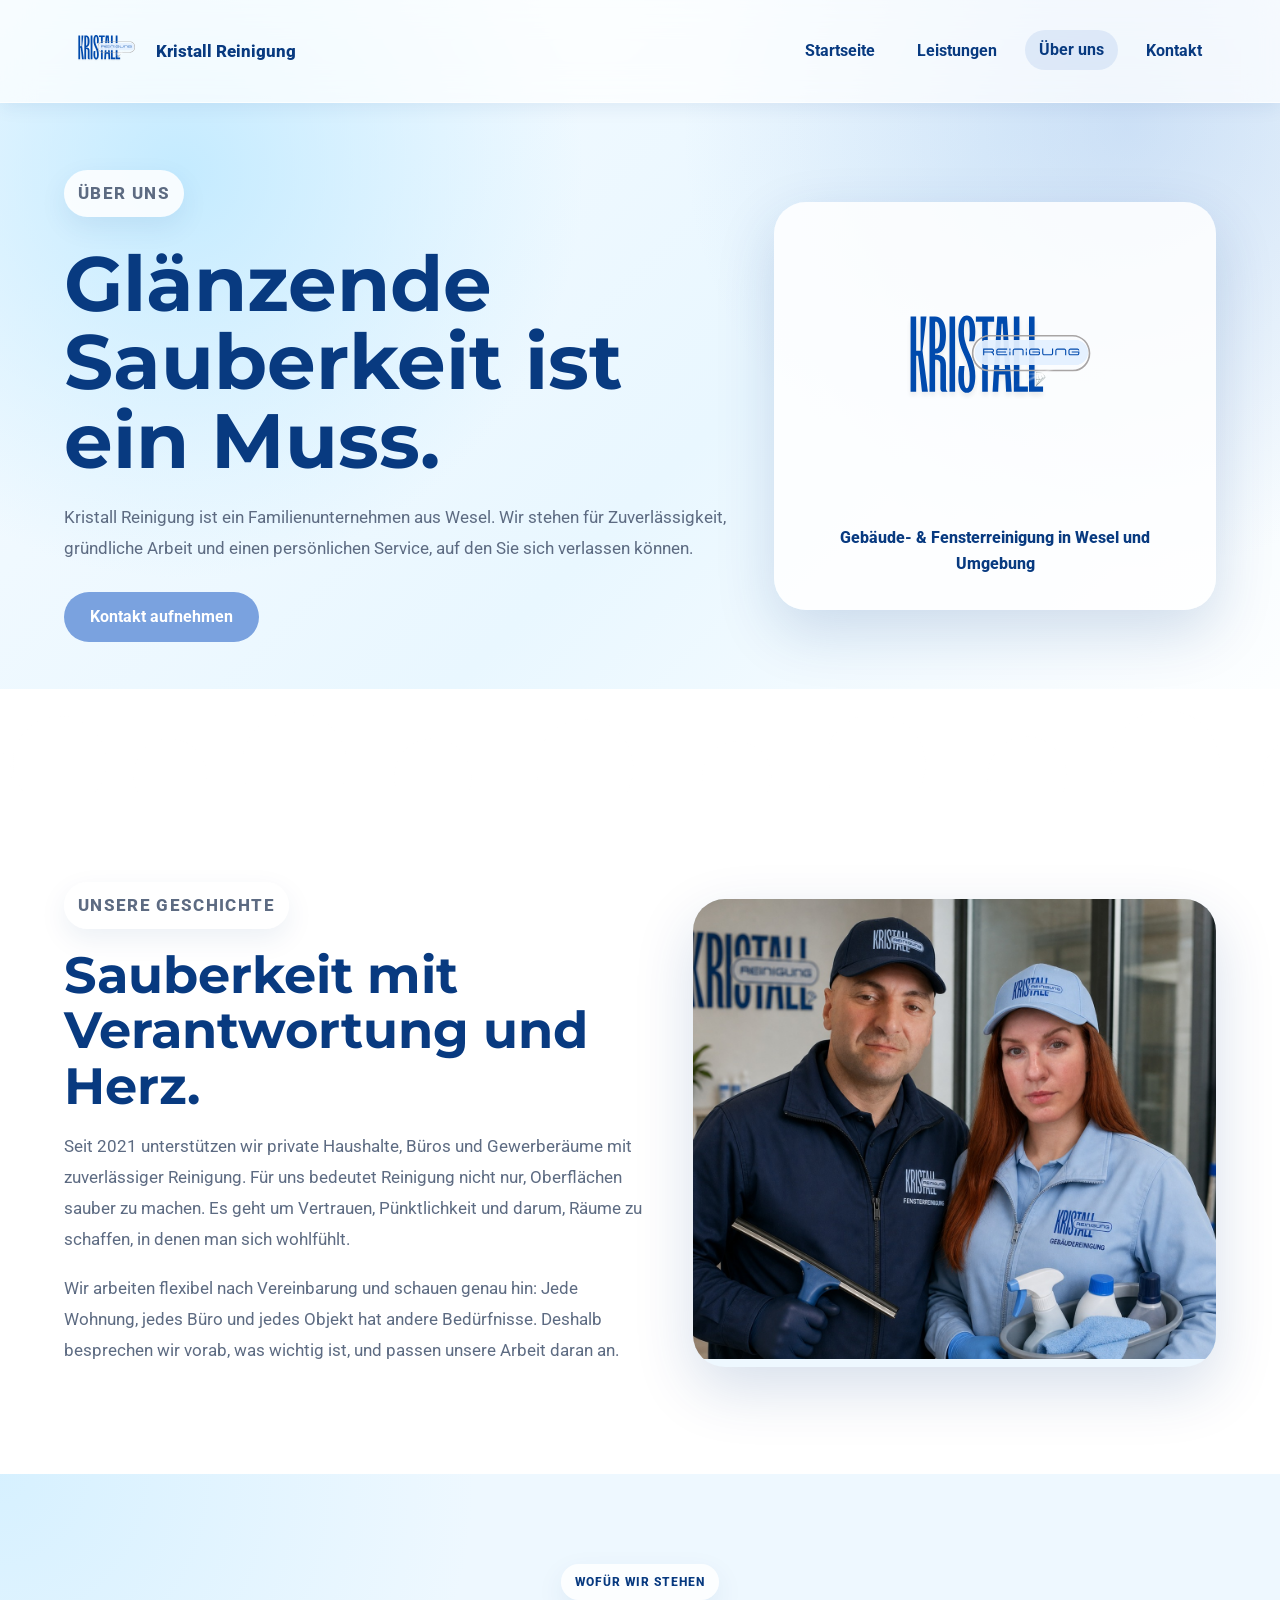
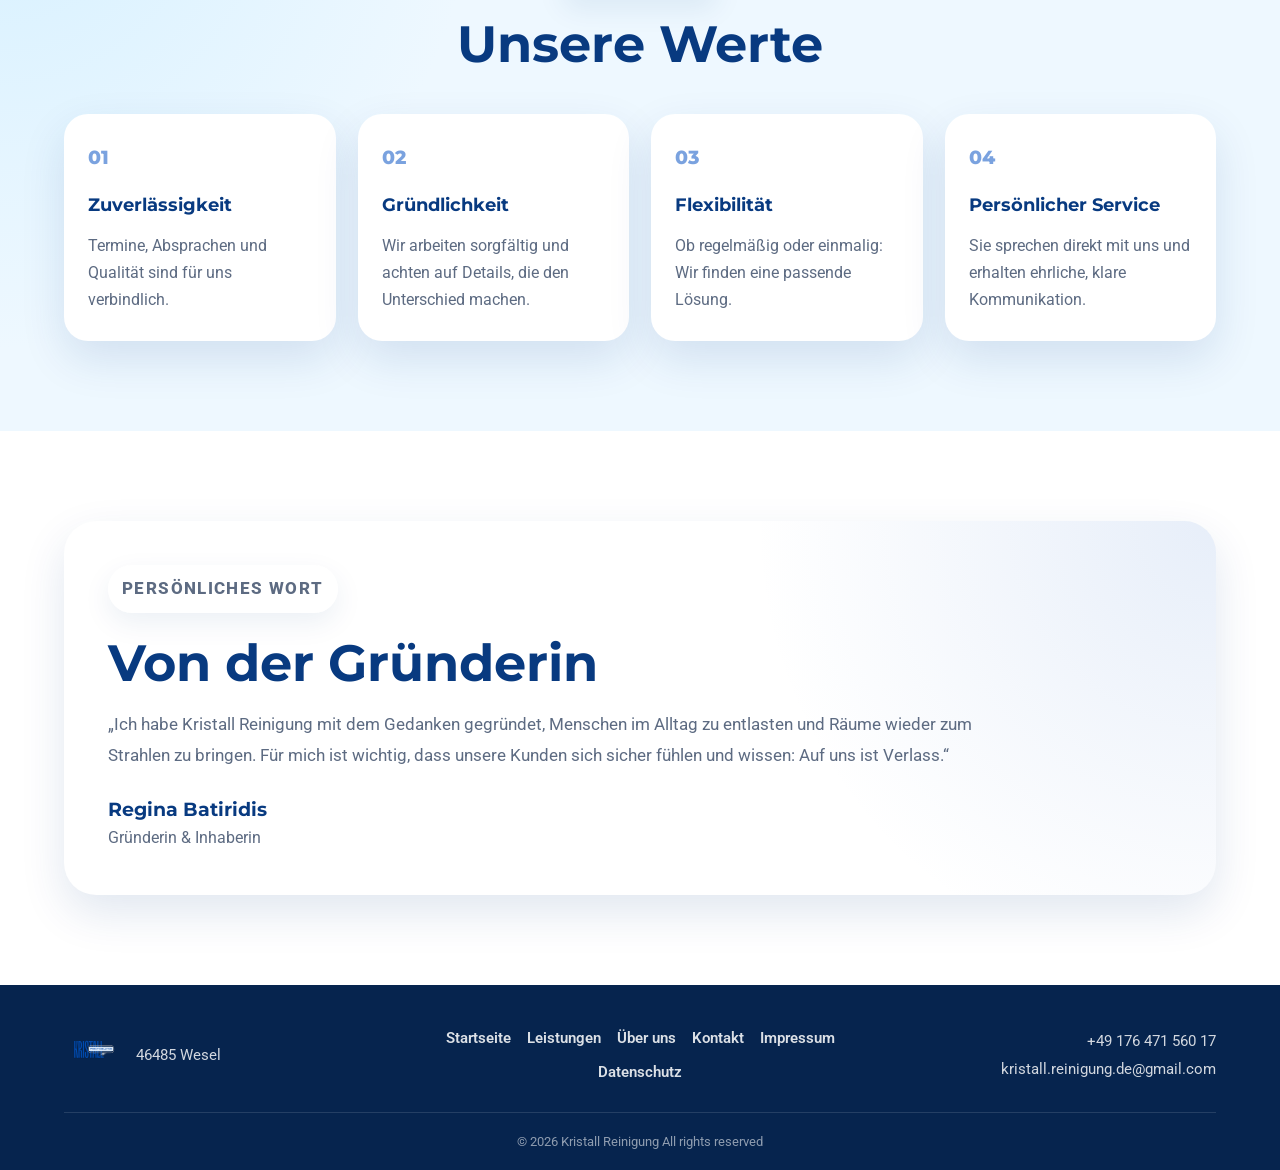
<file: about.html>
<!DOCTYPE html>
<html lang="de">
<head>
    <meta charset="UTF-8">
    <meta name="viewport" content="width=device-width, initial-scale=1.0">
    <title>Über uns | Kristall Reinigung Wesel</title>
    <meta name="description" content="Kristall Reinigung ist ein Familienunternehmen aus Wesel. Seit 2021 stehen wir für zuverlässige, gründliche und persönliche Reinigung.">
    <link rel="canonical" href="https://kristallreinigung-wesel.de/about">

    <link rel="icon" type="image/png" href="assets/images/kristall-favicon.png">

    <link rel="stylesheet" href="styles/variables.css">
    <link rel="stylesheet" href="styles/global.css">
    <link rel="stylesheet" href="styles/header.css">
    <link rel="stylesheet" href="styles/footer.css">
    <link rel="stylesheet" href="styles/about.css">

    <link href="https://fonts.googleapis.com/css2?family=Montserrat:wght@600;700;800&family=Roboto:wght@300;400;500;700&display=swap" rel="stylesheet">
</head>
<body>

<header class="header">
    <div class="container nav-container">
        <a href="index.html" class="logo">
            <img src="assets/images/logo.svg" alt="Kristall Reinigung Logo">
            <span>Kristall Reinigung</span>
        </a>

        <button class="menu-toggle" type="button" aria-label="Menü öffnen" aria-expanded="false">
            <span class="hamburger"></span>
        </button>

        <nav class="navbar">
            <ul>
                <li><a href="index.html">Startseite</a></li>
                <li><a href="services.html">Leistungen</a></li>
                <li><a href="about.html" class="active">Über uns</a></li>
                <li><a href="contact.html">Kontakt</a></li>
            </ul>
        </nav>
    </div>
</header>

<main>
    <section class="about-hero">
        <div class="container about-hero-inner">
            <div class="about-hero-text">
                <p class="section-kicker">Über uns</p>
                <h1>Glänzende Sauberkeit ist ein Muss.</h1>
                <p>
                    Kristall Reinigung ist ein Familienunternehmen aus Wesel.
                    Wir stehen für Zuverlässigkeit, gründliche Arbeit und einen persönlichen Service,
                    auf den Sie sich verlassen können.
                </p>
                <a href="contact.html" class="btn">Kontakt aufnehmen</a>
            </div>

            <div class="about-hero-card">
                <img src="assets/images/logo.svg" alt="Kristall Reinigung Logo">
                <p>Gebäude- & Fensterreinigung in Wesel und Umgebung</p>
            </div>
        </div>

        <div class="foam-divider" aria-hidden="true"></div>
    </section>

    <section class="about-story">
        <div class="container about-grid">
            <div class="about-text-block">
                <p class="section-kicker">Unsere Geschichte</p>
                <h2>Sauberkeit mit Verantwortung und Herz.</h2>
                <p>
                    Seit 2021 unterstützen wir private Haushalte, Büros und Gewerberäume
                    mit zuverlässiger Reinigung. Für uns bedeutet Reinigung nicht nur,
                    Oberflächen sauber zu machen. Es geht um Vertrauen, Pünktlichkeit
                    und darum, Räume zu schaffen, in denen man sich wohlfühlt.
                </p>
                <p>
                    Wir arbeiten flexibel nach Vereinbarung und schauen genau hin:
                    Jede Wohnung, jedes Büro und jedes Objekt hat andere Bedürfnisse.
                    Deshalb besprechen wir vorab, was wichtig ist, und passen unsere Arbeit daran an.
                </p>
            </div>

            <div class="about-image-card">
                <img src="assets/images/about-team.jpeg" alt="Kristall Reinigung Team">
            </div>
        </div>
    </section>

    <section class="values-section">
        <div class="container">
            <div class="values-heading">
                <p class="section-kicker">Wofür wir stehen</p>
                <h2>Unsere Werte</h2>
            </div>

            <div class="values-grid">
                <article class="value-card">
                    <span>01</span>
                    <h3>Zuverlässigkeit</h3>
                    <p>
                        Termine, Absprachen und Qualität sind für uns verbindlich.
                    </p>
                </article>

                <article class="value-card">
                    <span>02</span>
                    <h3>Gründlichkeit</h3>
                    <p>
                        Wir arbeiten sorgfältig und achten auf Details, die den Unterschied machen.
                    </p>
                </article>

                <article class="value-card">
                    <span>03</span>
                    <h3>Flexibilität</h3>
                    <p>
                        Ob regelmäßig oder einmalig: Wir finden eine passende Lösung.
                    </p>
                </article>

                <article class="value-card">
                    <span>04</span>
                    <h3>Persönlicher Service</h3>
                    <p>
                        Sie sprechen direkt mit uns und erhalten ehrliche, klare Kommunikation.
                    </p>
                </article>
            </div>
        </div>
    </section>

    <section class="owner-section">
        <div class="container owner-card">
            <div>
                <p class="section-kicker">Persönliches Wort</p>
                <h2>Von der Gründerin</h2>
                <p>
                    „Ich habe Kristall Reinigung mit dem Gedanken gegründet, Menschen im Alltag
                    zu entlasten und Räume wieder zum Strahlen zu bringen. Für mich ist wichtig,
                    dass unsere Kunden sich sicher fühlen und wissen: Auf uns ist Verlass.“
                </p>
                <strong>Regina Batiridis</strong>
                <span>Gründerin & Inhaberin</span>
            </div>
        </div>
    </section>
</main>

<footer class="footer">
    <div class="container footer-content">
        <div class="footer-logo">
            <a href="index.html" class="footer-logo-link">
                <img src="assets/images/logo.svg" alt="Kristall Reinigung Logo">
            </a>
            <p>46485 Wesel</p>
        </div>

        <nav class="footer-nav">
            <a href="index.html">Startseite</a>
            <a href="services.html">Leistungen</a>
            <a href="about.html">Über uns</a>
            <a href="contact.html">Kontakt</a>
            <a href="impressum.html">Impressum</a>
            <a href="datenschutz.html">Datenschutz</a>
        </nav>

        <div class="footer-contacts">
            <p>+49 176 471 560 17</p>
            <p>kristall.reinigung.de@gmail.com</p>
        </div>
    </div>

    <div class="footer-bottom">
        <p>© 2026 Kristall Reinigung All rights reserved</p>
    </div>
</footer>

<script src="scripts/index.js"></script>
</body>
</html>
</file>
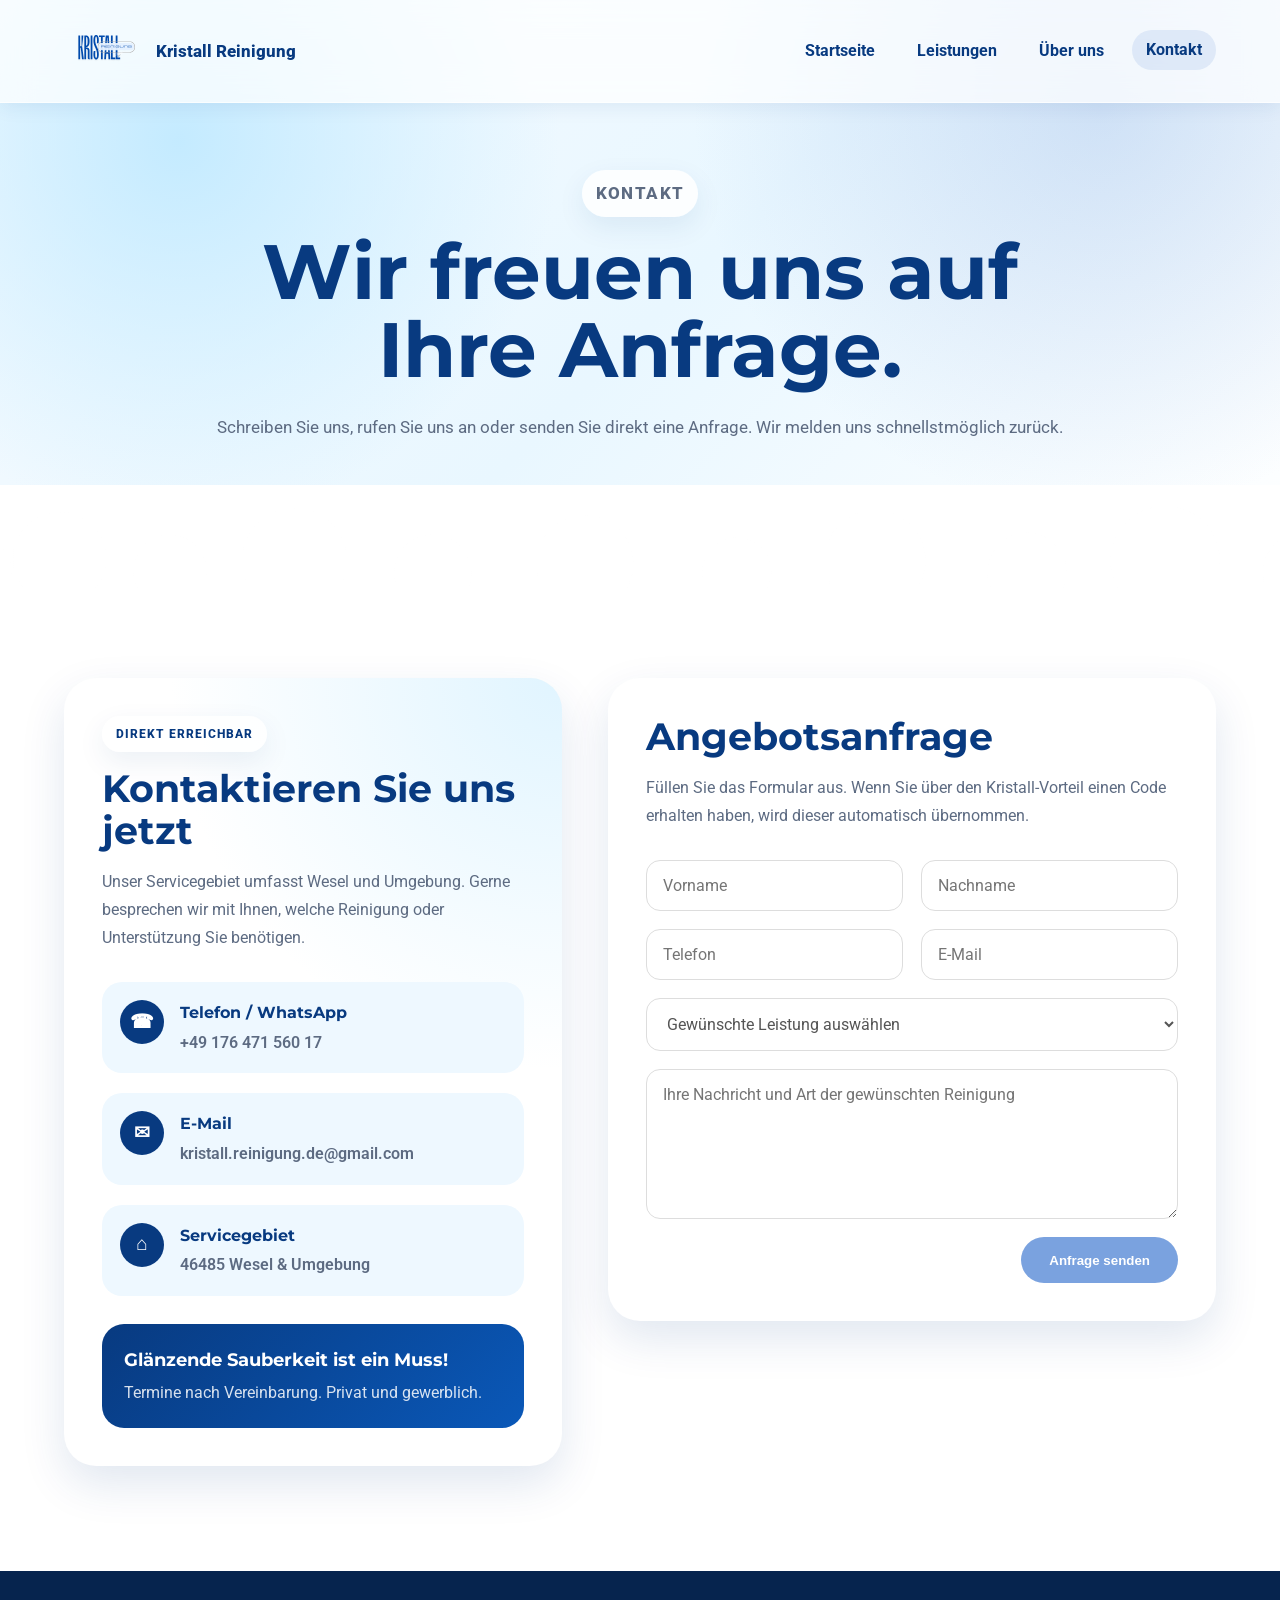
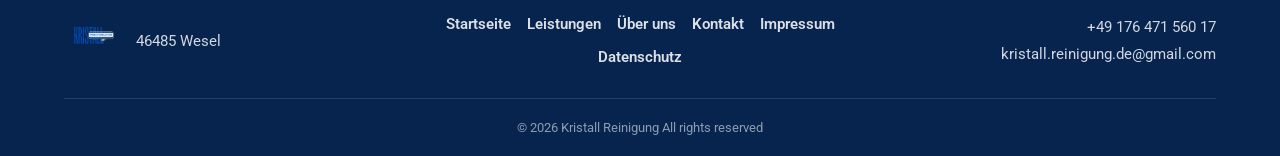
<file: contact.html>
<!DOCTYPE html>
<html lang="de">
<head>
    <meta charset="UTF-8">
    <meta name="viewport" content="width=device-width, initial-scale=1.0">
    <title>Kontakt | Kristall Reinigung Wesel</title>
    <meta name="description" content="Kontaktieren Sie Kristall Reinigung in Wesel für Fensterreinigung, Haushaltsreinigung, Büroreinigung, Hotelreinigung und Alltagshilfe.">
    <link rel="canonical" href="https://kristallreinigung-wesel.de/contact">

    <link rel="icon" type="image/png" href="assets/images/kristall-favicon.png">
    <link rel="shortcut icon" type="image/png" href="assets/images/kristall-favicon.png">

    <link rel="stylesheet" href="styles/variables.css">
    <link rel="stylesheet" href="styles/global.css">
    <link rel="stylesheet" href="styles/header.css">
    <link rel="stylesheet" href="styles/footer.css">
    <link rel="stylesheet" href="styles/contact.css">

    <link href="https://fonts.googleapis.com/css2?family=Montserrat:wght@600;700;800&family=Roboto:wght@300;400;500;700&display=swap" rel="stylesheet">
</head>
<body>

<header class="header">
    <div class="container nav-container">
        <a href="index.html" class="logo">
            <img src="assets/images/logo.svg" alt="Kristall Reinigung Logo">
            <span>Kristall Reinigung</span>
        </a>

        <button class="menu-toggle" type="button" aria-label="Menü öffnen" aria-expanded="false">
            <span class="hamburger"></span>
        </button>

        <nav class="navbar">
            <ul>
                <li><a href="index.html">Startseite</a></li>
                <li><a href="services.html">Leistungen</a></li>
                <li><a href="about.html">Über uns</a></li>
                <li><a href="contact.html" class="active">Kontakt</a></li>
            </ul>
        </nav>
    </div>
</header>

<main>
    <section class="contact-hero">
        <div class="container contact-hero-inner">
            <p class="section-kicker">Kontakt</p>
            <h1>Wir freuen uns auf Ihre Anfrage.</h1>
            <p>
                Schreiben Sie uns, rufen Sie uns an oder senden Sie direkt eine Anfrage.
                Wir melden uns schnellstmöglich zurück.
            </p>
        </div>

        <div class="foam-divider" aria-hidden="true"></div>
    </section>

    <section class="contact-page">
        <div class="container contact-grid">

            <div class="contact-info">
                <p class="section-kicker">Direkt erreichbar</p>
                <h2>Kontaktieren Sie uns jetzt</h2>
                <p class="contact-intro">
                    Unser Servicegebiet umfasst Wesel und Umgebung. Gerne besprechen wir mit Ihnen,
                    welche Reinigung oder Unterstützung Sie benötigen.
                </p>

                <div class="info-list">
                    <div class="info-item">
                        <span class="info-icon">☎</span>
                        <div>
                            <h3>Telefon / WhatsApp</h3>
                            <a href="tel:+4917647156017">+49 176 471 560 17</a>
                        </div>
                    </div>

                    <div class="info-item">
                        <span class="info-icon">✉</span>
                        <div>
                            <h3>E-Mail</h3>
                            <a href="mailto:kristall.reinigung.de@gmail.com">kristall.reinigung.de@gmail.com</a>
                        </div>
                    </div>

                    <div class="info-item">
                        <span class="info-icon">⌂</span>
                        <div>
                            <h3>Servicegebiet</h3>
                            <p>46485 Wesel & Umgebung</p>
                        </div>
                    </div>
                </div>

                <div class="contact-note">
                    <strong>Glänzende Sauberkeit ist ein Muss!</strong>
                    <p>Termine nach Vereinbarung. Privat und gewerblich.</p>
                </div>
            </div>

            <div class="contact-form-wrapper">
                <h2>Angebotsanfrage</h2>
                <p class="contact-subtitle">
                    Füllen Sie das Formular aus. Wenn Sie über den Kristall-Vorteil einen Code erhalten haben,
                    wird dieser automatisch übernommen.
                </p>

                <form name="contact"
                      method="POST"
                      data-netlify="true"
                      action="thanks.html"
                      class="contact-form">

                    <input type="hidden" name="form-name" value="contact">

                    <div class="form-group">
                        <input type="text" name="first-name" placeholder="Vorname" required>
                        <input type="text" name="last-name" placeholder="Nachname" required>
                    </div>

                    <div class="form-group">
                        <input type="tel" name="phone" placeholder="Telefon" required>
                        <input type="email" name="email" placeholder="E-Mail" required>
                    </div>

                    <div class="form-group">
                        <select name="service" required>
                            <option value="">Gewünschte Leistung auswählen</option>
                            <option value="Fensterreinigung">Fensterreinigung</option>
                            <option value="Haushaltsreinigung">Haushaltsreinigung</option>
                            <option value="Büroreinigung">Büroreinigung</option>
                            <option value="Hotelreinigung">Hotelreinigung</option>
                            <option value="Hausflurreinigung">Hausflurreinigung</option>
                            <option value="Bügelservice">Bügelservice</option>
                            <option value="Alltagshilfe">Alltagshilfe</option>
                            <option value="Sonstiges">Sonstiges</option>
                        </select>
                    </div>

                    <div class="form-group full-width">
                        <textarea
                            name="message"
                            placeholder="Ihre Nachricht und Art der gewünschten Reinigung"
                            rows="6"
                            required></textarea>
                    </div>

                    <input type="hidden" name="rabatt" id="discountInput" value="">

                    <div class="saved-discount-box" id="savedDiscountBox" hidden>
                        Ihr Rabattcode:
                        <strong id="savedDiscountCode">KRISTALL-10</strong>
                    </div>

                    <button type="submit" class="btn">Anfrage senden</button>
                </form>
            </div>

        </div>
    </section>
</main>

<footer class="footer">
    <div class="container footer-content">
        <div class="footer-logo">
            <a href="index.html" class="footer-logo-link">
                <img src="assets/images/logo.svg" alt="Kristall Reinigung Logo">
            </a>
            <p>46485 Wesel</p>
        </div>

        <nav class="footer-nav">
            <a href="index.html">Startseite</a>
            <a href="services.html">Leistungen</a>
            <a href="about.html">Über uns</a>
            <a href="contact.html">Kontakt</a>
            <a href="impressum.html">Impressum</a>
            <a href="datenschutz.html">Datenschutz</a>
        </nav>

        <div class="footer-contacts">
            <p>+49 176 471 560 17</p>
            <p>kristall.reinigung.de@gmail.com</p>
        </div>
    </div>

    <div class="footer-bottom">
        <p>© 2026 Kristall Reinigung All rights reserved</p>
    </div>
</footer>

<script src="scripts/index.js"></script>
</body>
</html>
</file>
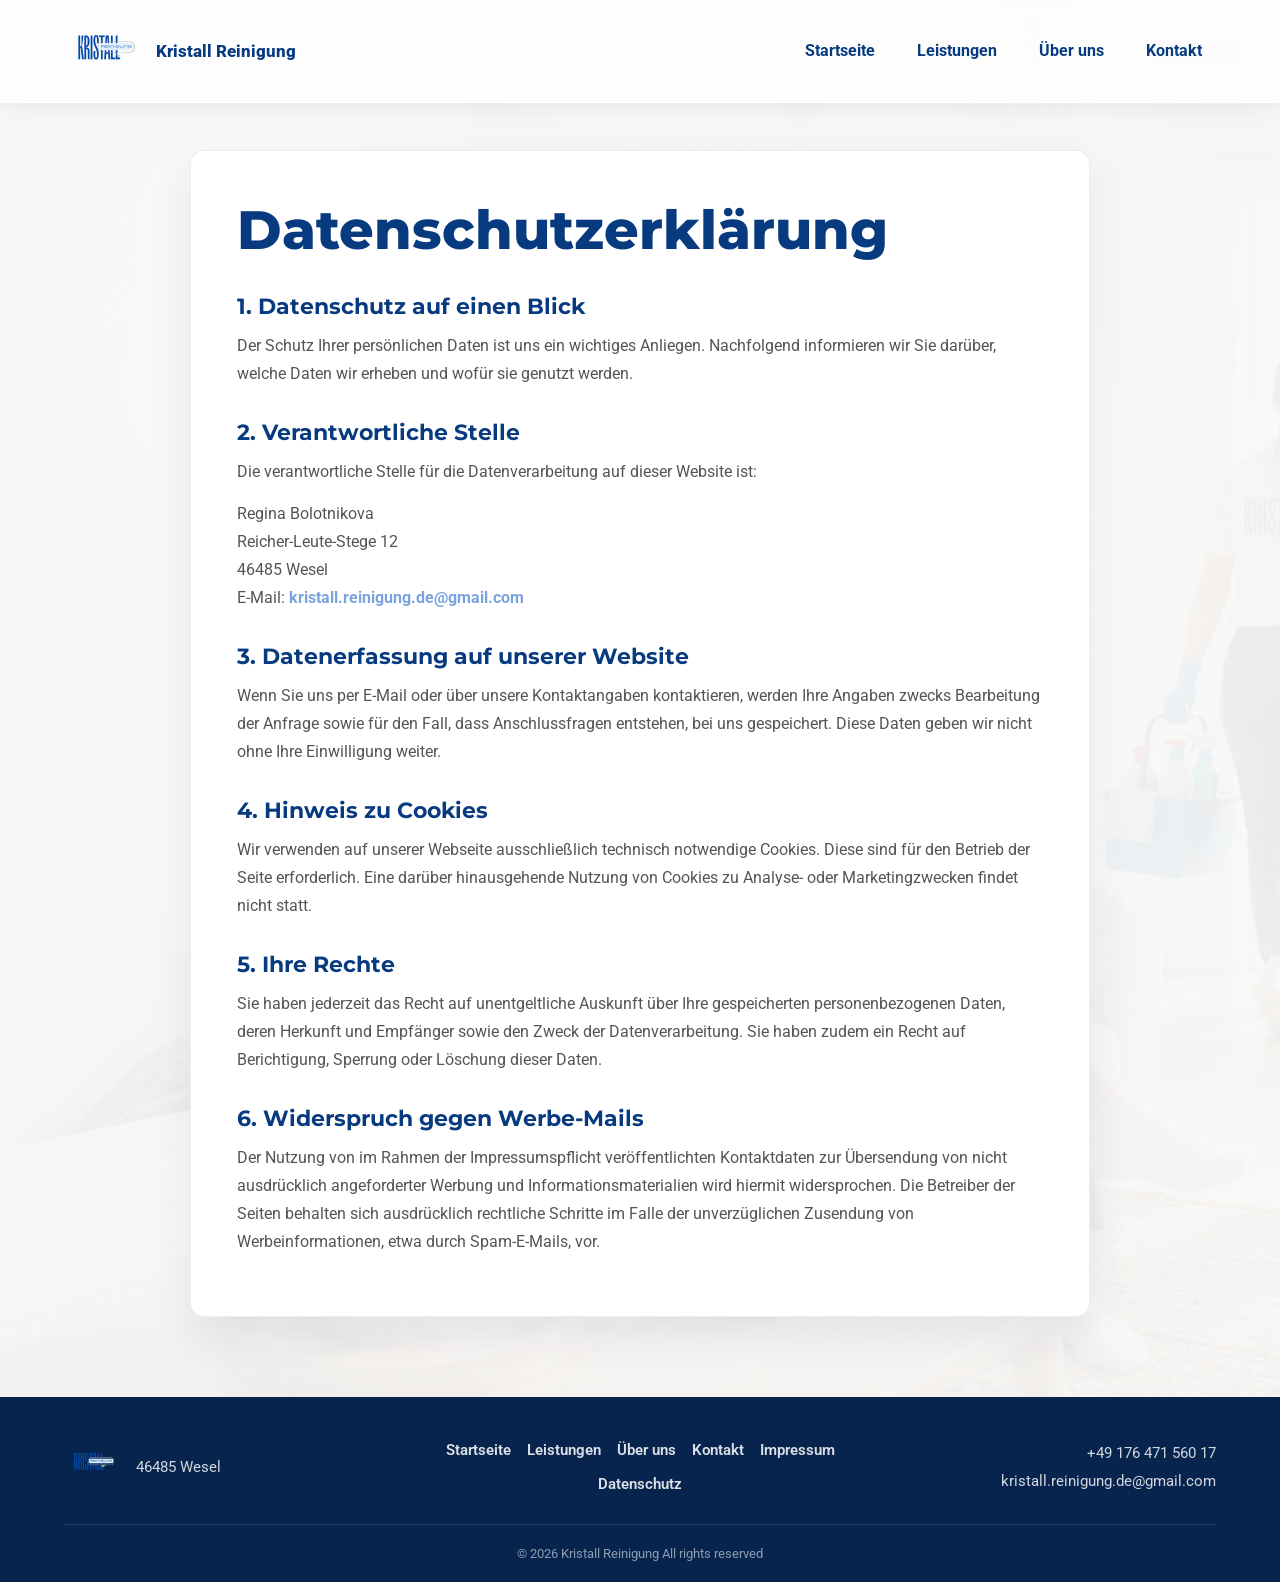
<file: datenschutz.html>
<!DOCTYPE html>
<html lang="de">
<head>
    <meta charset="UTF-8">
    <meta name="viewport" content="width=device-width, initial-scale=1.0">
    <title>Datenschutzerklärung | Kristall Reinigung Wesel</title>
    <meta name="description" content="Datenschutzerklärung von Kristall Reinigung Wesel mit Informationen zur Verarbeitung personenbezogener Daten.">
    <link rel="canonical" href="https://kristallreinigung-wesel.de/datenschutz">

    <link rel="icon" type="image/png" href="assets/images/kristall-favicon.png">
    <link rel="shortcut icon" type="image/png" href="assets/images/kristall-favicon.png">

    <link rel="stylesheet" href="styles/variables.css">
    <link rel="stylesheet" href="styles/global.css">
    <link rel="stylesheet" href="styles/header.css">
    <link rel="stylesheet" href="styles/footer.css">
    <link rel="stylesheet" href="styles/index.css">

    <link href="https://fonts.googleapis.com/css2?family=Montserrat:wght@600;700;800&family=Roboto:wght@300;400;500;700&display=swap" rel="stylesheet">
</head>
<body>

<header class="header">
    <div class="container nav-container">
        <a href="index.html" class="logo">
            <img src="assets/images/logo.svg" alt="Kristall Reinigung Logo">
            <span>Kristall Reinigung</span>
        </a>

        <button class="menu-toggle" type="button" aria-label="Menü öffnen" aria-expanded="false">
            <span class="hamburger"></span>
        </button>

        <nav class="navbar">
            <ul>
                <li><a href="index.html">Startseite</a></li>
                <li><a href="services.html">Leistungen</a></li>
                <li><a href="about.html">Über uns</a></li>
                <li><a href="contact.html">Kontakt</a></li>
            </ul>
        </nav>
    </div>
</header>

<main>
    <section class="legal-page">
        <div class="container">
            <article class="legal-card">
                <h1>Datenschutzerklärung</h1>

                <h2>1. Datenschutz auf einen Blick</h2>
                <p>
                    Der Schutz Ihrer persönlichen Daten ist uns ein wichtiges Anliegen.
                    Nachfolgend informieren wir Sie darüber, welche Daten wir erheben
                    und wofür sie genutzt werden.
                </p>

                <h2>2. Verantwortliche Stelle</h2>
                <p>Die verantwortliche Stelle für die Datenverarbeitung auf dieser Website ist:</p>
                <p>
                    Regina Bolotnikova<br>
                    Reicher-Leute-Stege 12<br>
                    46485 Wesel<br>
                    E-Mail: <a href="mailto:kristall.reinigung.de@gmail.com">kristall.reinigung.de@gmail.com</a>
                </p>

                <h2>3. Datenerfassung auf unserer Website</h2>
                <p>
                    Wenn Sie uns per E-Mail oder über unsere Kontaktangaben kontaktieren,
                    werden Ihre Angaben zwecks Bearbeitung der Anfrage sowie für den Fall,
                    dass Anschlussfragen entstehen, bei uns gespeichert. Diese Daten geben
                    wir nicht ohne Ihre Einwilligung weiter.
                </p>

                <h2>4. Hinweis zu Cookies</h2>
                <p>
                    Wir verwenden auf unserer Webseite ausschließlich technisch notwendige Cookies.
                    Diese sind für den Betrieb der Seite erforderlich. Eine darüber hinausgehende
                    Nutzung von Cookies zu Analyse- oder Marketingzwecken findet nicht statt.
                </p>

                <h2>5. Ihre Rechte</h2>
                <p>
                    Sie haben jederzeit das Recht auf unentgeltliche Auskunft über Ihre gespeicherten
                    personenbezogenen Daten, deren Herkunft und Empfänger sowie den Zweck der
                    Datenverarbeitung. Sie haben zudem ein Recht auf Berichtigung, Sperrung oder
                    Löschung dieser Daten.
                </p>

                <h2>6. Widerspruch gegen Werbe-Mails</h2>
                <p>
                    Der Nutzung von im Rahmen der Impressumspflicht veröffentlichten Kontaktdaten
                    zur Übersendung von nicht ausdrücklich angeforderter Werbung und
                    Informationsmaterialien wird hiermit widersprochen. Die Betreiber der Seiten
                    behalten sich ausdrücklich rechtliche Schritte im Falle der unverzüglichen
                    Zusendung von Werbeinformationen, etwa durch Spam-E-Mails, vor.
                </p>
            </article>
        </div>
    </section>
</main>

<footer class="footer">
    <div class="container footer-content">
        <div class="footer-logo">
            <a href="index.html" class="footer-logo-link">
                <img src="assets/images/logo.svg" alt="Kristall Reinigung Logo">
            </a>
            <p>46485 Wesel</p>
        </div>

        <nav class="footer-nav">
            <a href="index.html">Startseite</a>
            <a href="services.html">Leistungen</a>
            <a href="about.html">Über uns</a>
            <a href="contact.html">Kontakt</a>
            <a href="impressum.html">Impressum</a>
            <a href="datenschutz.html">Datenschutz</a>
        </nav>

        <div class="footer-contacts">
            <p>+49 176 471 560 17</p>
            <p>kristall.reinigung.de@gmail.com</p>
        </div>
    </div>

    <div class="footer-bottom">
        <p>© 2026 Kristall Reinigung All rights reserved</p>
    </div>
</footer>

<script src="scripts/index.js"></script>
</body>
</html>
</file>
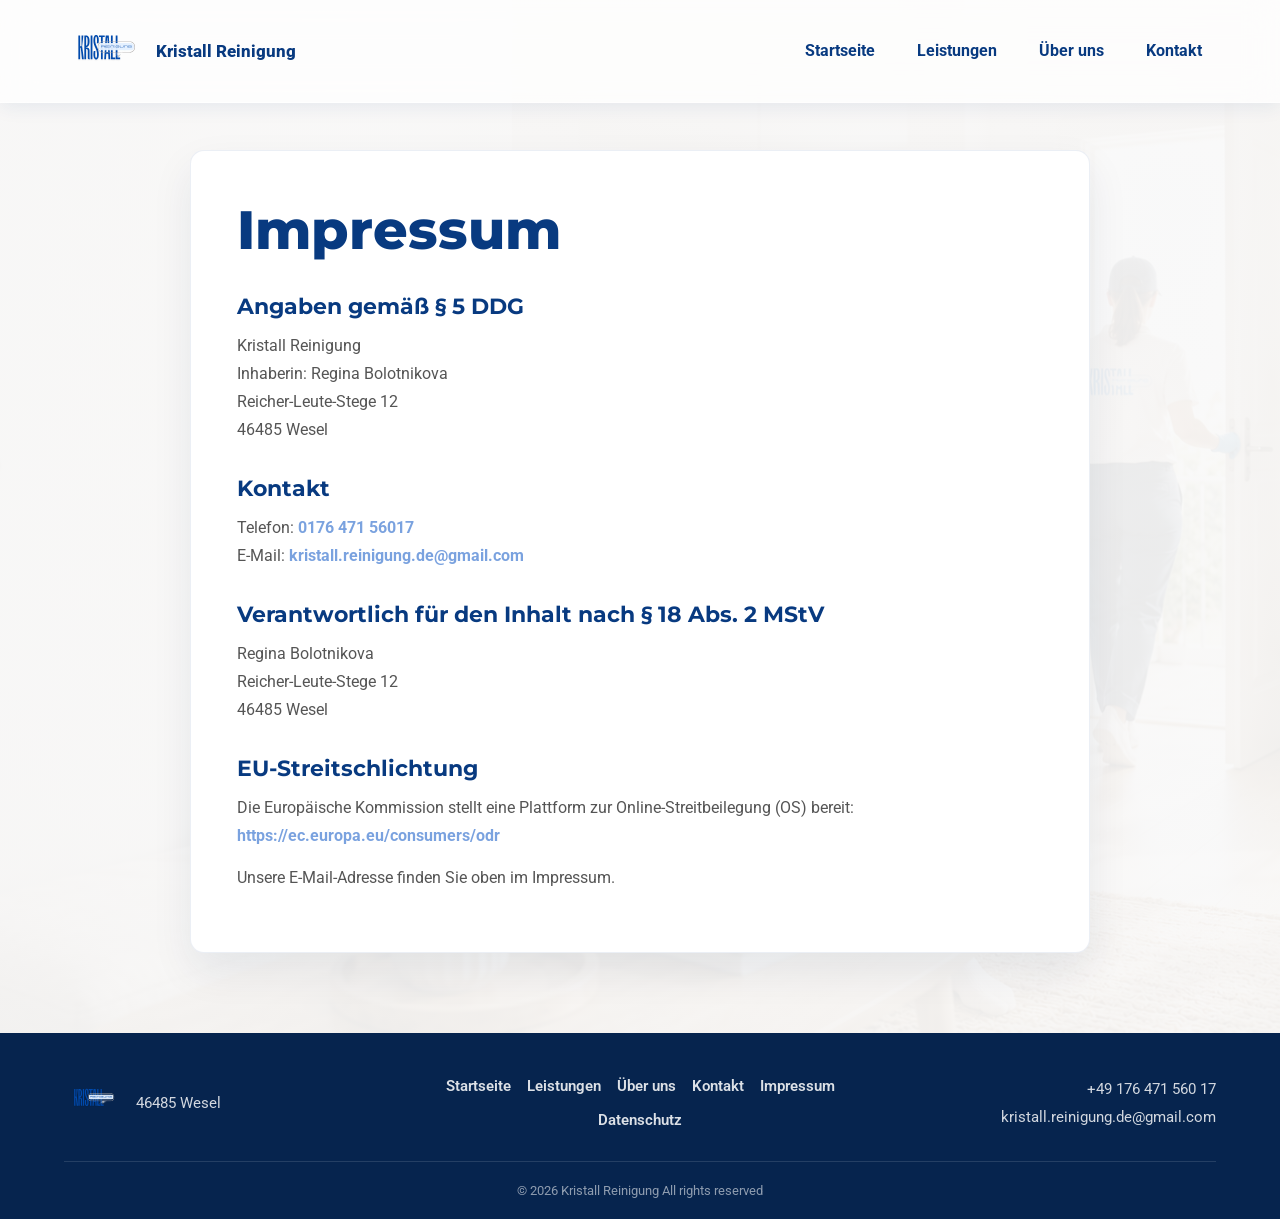
<file: impressum.html>
<!DOCTYPE html>
<html lang="de">
<head>
    <meta charset="UTF-8">
    <meta name="viewport" content="width=device-width, initial-scale=1.0">
    <title>Impressum | Kristall Reinigung Wesel</title>
    <meta name="description" content="Impressum von Kristall Reinigung Wesel mit Anbieterkennzeichnung und Kontaktangaben.">
    <link rel="canonical" href="https://kristallreinigung-wesel.de/impressum">

    <link rel="icon" type="image/png" href="assets/images/kristall-favicon.png">
    <link rel="shortcut icon" type="image/png" href="assets/images/kristall-favicon.png">

    <link rel="stylesheet" href="styles/variables.css">
    <link rel="stylesheet" href="styles/global.css">
    <link rel="stylesheet" href="styles/header.css">
    <link rel="stylesheet" href="styles/footer.css">
    <link rel="stylesheet" href="styles/index.css">

    <link href="https://fonts.googleapis.com/css2?family=Montserrat:wght@600;700;800&family=Roboto:wght@300;400;500;700&display=swap" rel="stylesheet">
</head>
<body>

<header class="header">
    <div class="container nav-container">
        <a href="index.html" class="logo">
            <img src="assets/images/logo.svg" alt="Kristall Reinigung Logo">
            <span>Kristall Reinigung</span>
        </a>

        <button class="menu-toggle" type="button" aria-label="Menü öffnen" aria-expanded="false">
            <span class="hamburger"></span>
        </button>

        <nav class="navbar">
            <ul>
                <li><a href="index.html">Startseite</a></li>
                <li><a href="services.html">Leistungen</a></li>
                <li><a href="about.html">Über uns</a></li>
                <li><a href="contact.html">Kontakt</a></li>
            </ul>
        </nav>
    </div>
</header>

<main>
    <section class="legal-page">
        <div class="container">
            <article class="legal-card">
                <h1>Impressum</h1>

                <h2>Angaben gemäß § 5 DDG</h2>
                <p>
                    Kristall Reinigung<br>
                    Inhaberin: Regina Bolotnikova<br>
                    Reicher-Leute-Stege 12<br>
                    46485 Wesel
                </p>

                <h2>Kontakt</h2>
                <p>
                    Telefon: <a href="tel:017647156017">0176 471 56017</a><br>
                    E-Mail: <a href="mailto:kristall.reinigung.de@gmail.com">kristall.reinigung.de@gmail.com</a>
                </p>

                <h2>Verantwortlich für den Inhalt nach § 18 Abs. 2 MStV</h2>
                <p>
                    Regina Bolotnikova<br>
                    Reicher-Leute-Stege 12<br>
                    46485 Wesel
                </p>

                <h2>EU-Streitschlichtung</h2>
                <p>
                    Die Europäische Kommission stellt eine Plattform zur Online-Streitbeilegung (OS) bereit:
                    <a href="https://ec.europa.eu/consumers/odr" target="_blank" rel="noopener">
                        https://ec.europa.eu/consumers/odr
                    </a>
                </p>
                <p>Unsere E-Mail-Adresse finden Sie oben im Impressum.</p>
            </article>
        </div>
    </section>
</main>

<footer class="footer">
    <div class="container footer-content">
        <div class="footer-logo">
            <a href="index.html" class="footer-logo-link">
                <img src="assets/images/logo.svg" alt="Kristall Reinigung Logo">
            </a>
            <p>46485 Wesel</p>
        </div>

        <nav class="footer-nav">
            <a href="index.html">Startseite</a>
            <a href="services.html">Leistungen</a>
            <a href="about.html">Über uns</a>
            <a href="contact.html">Kontakt</a>
            <a href="impressum.html">Impressum</a>
            <a href="datenschutz.html">Datenschutz</a>
        </nav>

        <div class="footer-contacts">
            <p>+49 176 471 560 17</p>
            <p>kristall.reinigung.de@gmail.com</p>
        </div>
    </div>

    <div class="footer-bottom">
        <p>© 2026 Kristall Reinigung All rights reserved</p>
    </div>
</footer>

<script src="scripts/index.js"></script>
</body>
</html>
</file>
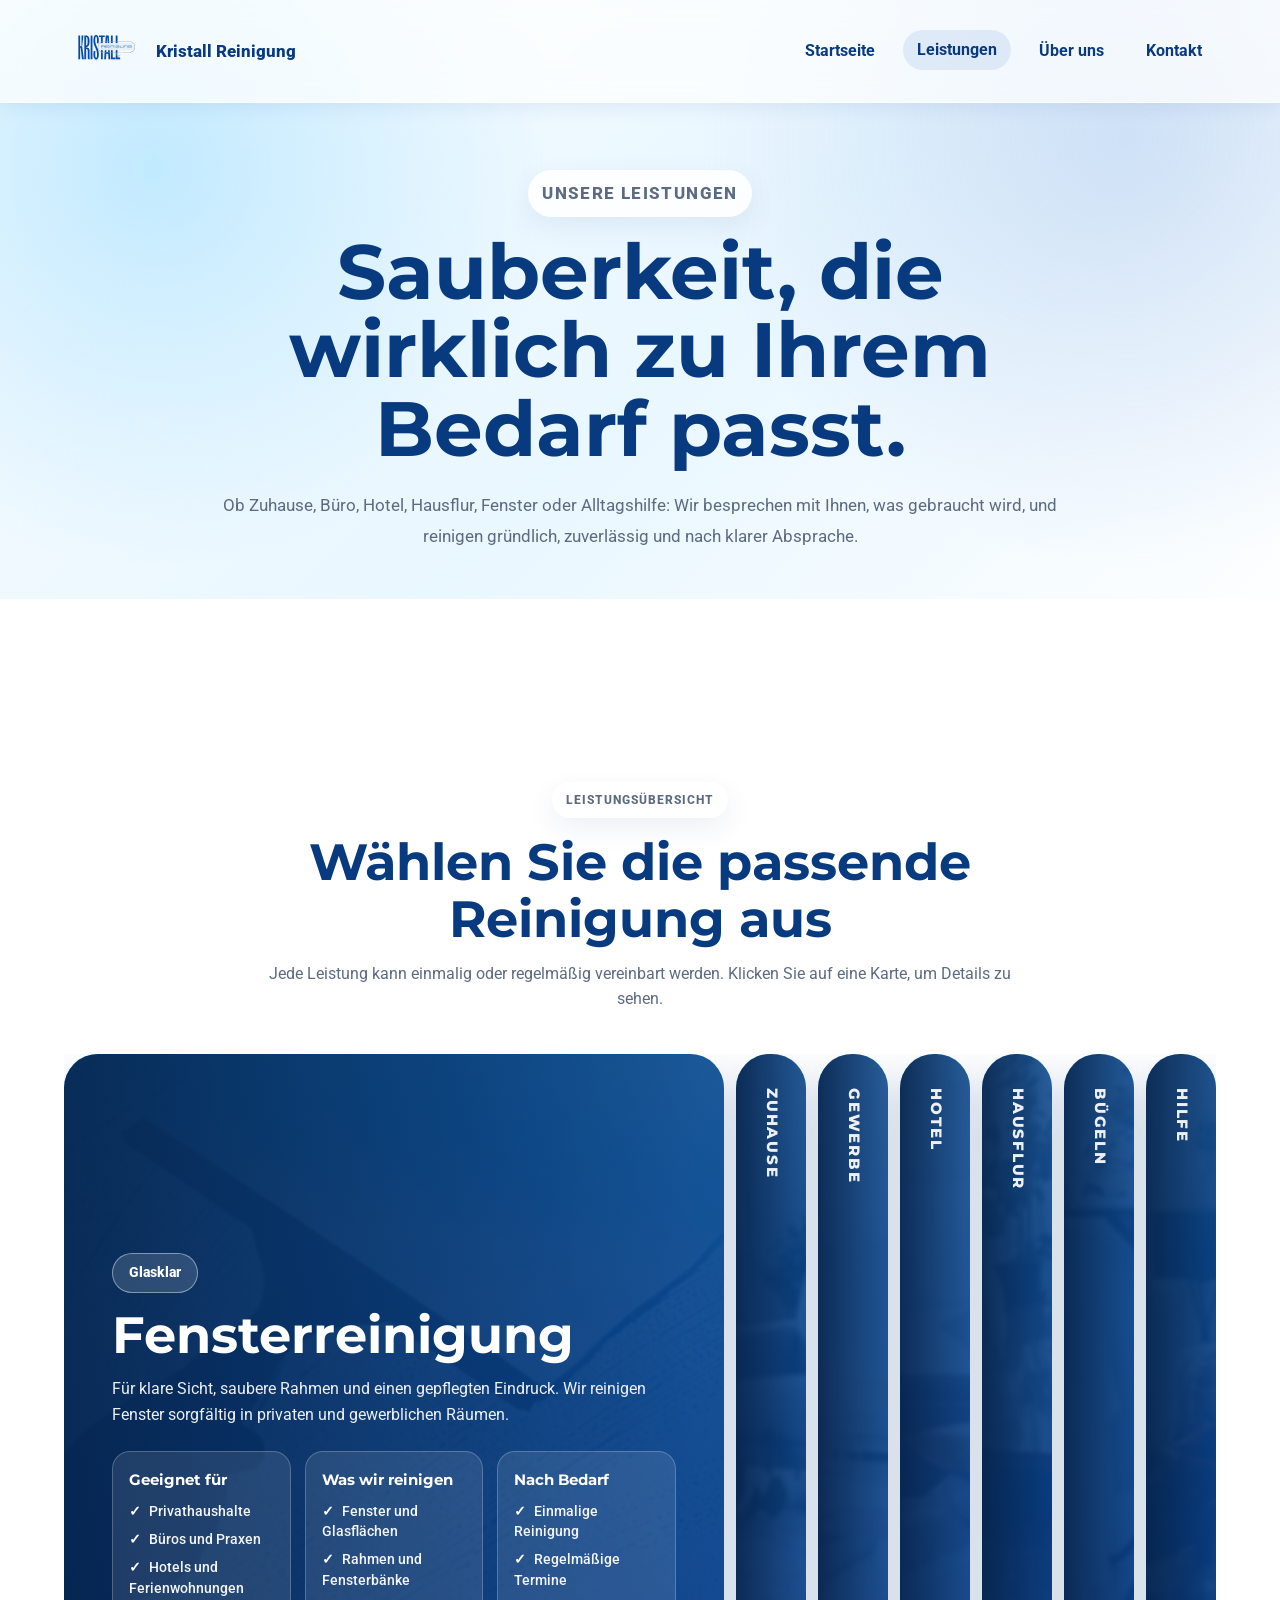
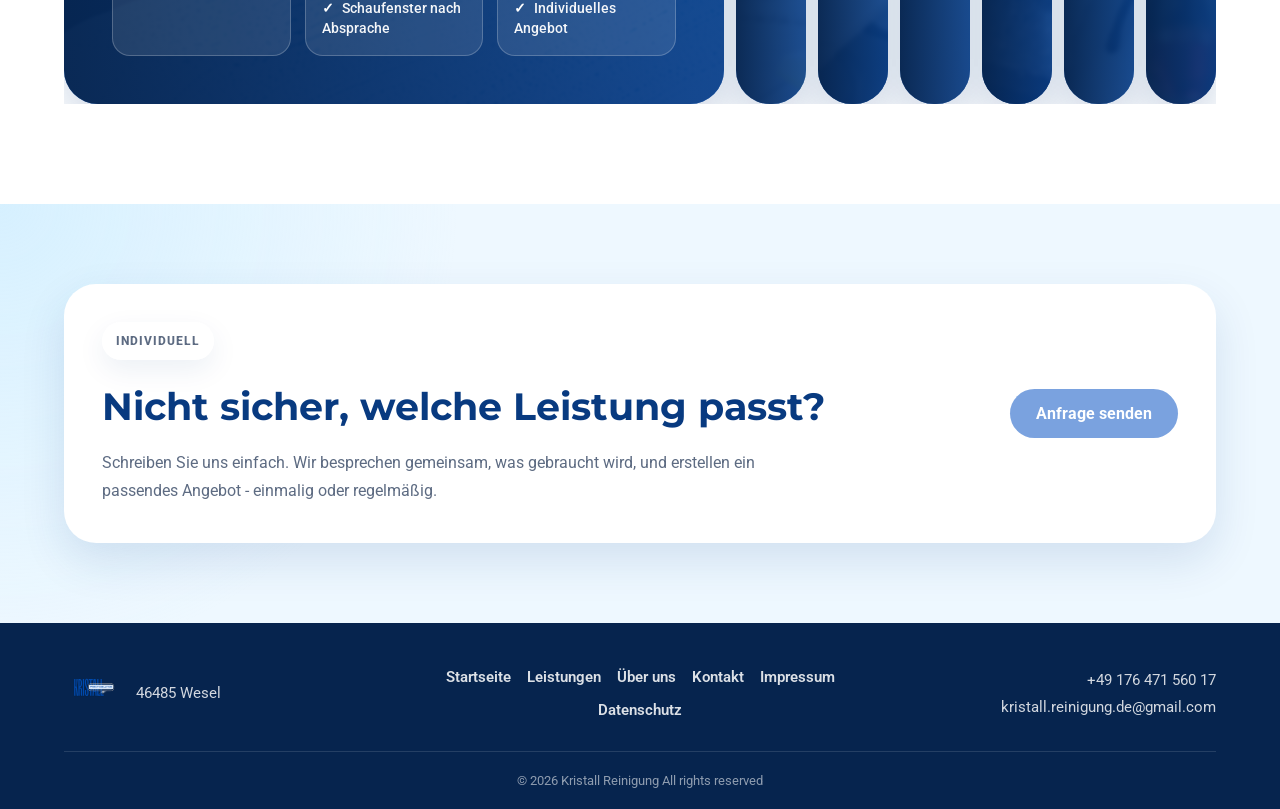
<file: services.html>
<!DOCTYPE html>
<html lang="de">
<head>
    <meta charset="UTF-8">
    <meta name="viewport" content="width=device-width, initial-scale=1.0">
    <title>Leistungen | Kristall Reinigung Wesel</title>
    <meta name="description" content="Fensterreinigung, Haushaltsreinigung, Büroreinigung, Hotelreinigung, Hausflurreinigung, Bügelservice und Alltagshilfe in Wesel und Umgebung.">
    <link rel="canonical" href="https://kristallreinigung-wesel.de/services">

    <link rel="icon" type="image/png" href="assets/images/kristall-favicon.png">

    <link rel="stylesheet" href="styles/variables.css">
    <link rel="stylesheet" href="styles/global.css">
    <link rel="stylesheet" href="styles/header.css">
    <link rel="stylesheet" href="styles/footer.css">
    <link rel="stylesheet" href="styles/services.css">

    <link href="https://fonts.googleapis.com/css2?family=Montserrat:wght@600;700;800&family=Roboto:wght@300;400;500;700&display=swap" rel="stylesheet">
</head>
<body>

<header class="header">
    <div class="container nav-container">
        <a href="index.html" class="logo">
            <img src="assets/images/logo.svg" alt="Kristall Reinigung Logo">
            <span>Kristall Reinigung</span>
        </a>

        <button class="menu-toggle" type="button" aria-label="Menü öffnen" aria-expanded="false">
            <span class="hamburger"></span>
        </button>

        <nav class="navbar">
            <ul>
                <li><a href="index.html">Startseite</a></li>
                <li><a href="services.html" class="active">Leistungen</a></li>
                <li><a href="about.html">Über uns</a></li>
                <li><a href="contact.html">Kontakt</a></li>
            </ul>
        </nav>
    </div>
</header>

<main>
    <section class="services-hero">
        <div class="container services-hero-inner">
            <p class="section-kicker">Unsere Leistungen</p>
            <h1>Sauberkeit, die wirklich zu Ihrem Bedarf passt.</h1>
            <p>
                Ob Zuhause, Büro, Hotel, Hausflur, Fenster oder Alltagshilfe:
                Wir besprechen mit Ihnen, was gebraucht wird, und reinigen gründlich,
                zuverlässig und nach klarer Absprache.
            </p>
        </div>
        <div class="foam-divider" aria-hidden="true"></div>
    </section>

    <section class="services-page">
        <div class="container">
            <div class="services-intro">
                <p class="section-kicker">Leistungsübersicht</p>
                <h2>Wählen Sie die passende Reinigung aus</h2>
                <p>
                    Jede Leistung kann einmalig oder regelmäßig vereinbart werden.
                    Klicken Sie auf eine Karte, um Details zu sehen.
                </p>
            </div>

            <div class="service-accordion" aria-label="Leistungen">
                <article class="service-panel active" aria-expanded="true" tabindex="0">
                    <img class="panel-bg" src="assets/images/Fenstern.png" alt="">
                    <div class="panel-closed-label">Fenster</div>

                    <div class="panel-content">
                        <span class="panel-tag">Glasklar</span>
                        <h2>Fensterreinigung</h2>
                        <p>
                            Für klare Sicht, saubere Rahmen und einen gepflegten Eindruck.
                            Wir reinigen Fenster sorgfältig in privaten und gewerblichen Räumen.
                        </p>

                        <div class="service-detail-grid">
                            <div class="detail-box">
                                <h3>Geeignet für</h3>
                                <ul>
                                    <li>Privathaushalte</li>
                                    <li>Büros und Praxen</li>
                                    <li>Hotels und Ferienwohnungen</li>
                                </ul>
                            </div>

                            <div class="detail-box">
                                <h3>Was wir reinigen</h3>
                                <ul>
                                    <li>Fenster und Glasflächen</li>
                                    <li>Rahmen und Fensterbänke</li>
                                    <li>Schaufenster nach Absprache</li>
                                </ul>
                            </div>

                            <div class="detail-box">
                                <h3>Nach Bedarf</h3>
                                <ul>
                                    <li>Einmalige Reinigung</li>
                                    <li>Regelmäßige Termine</li>
                                    <li>Individuelles Angebot</li>
                                </ul>
                            </div>
                        </div>
                    </div>
                </article>

                <article class="service-panel" aria-expanded="false" tabindex="0">
                    <img class="panel-bg" src="assets/images/Home.png" alt="">
                    <div class="panel-closed-label">Zuhause</div>

                    <div class="panel-content">
                        <span class="panel-tag">Wohlfühlen</span>
                        <h2>Haushaltsreinigung</h2>
                        <p>
                            Wir helfen, damit Ihr Zuhause sauber, gepflegt und angenehm bleibt.
                            Ob normale Unterhaltsreinigung oder gründlichere Reinigung nach Absprache.
                        </p>

                        <div class="service-detail-grid">
                            <div class="detail-box">
                                <h3>Geeignet für</h3>
                                <ul>
                                    <li>Wohnungen und Häuser</li>
                                    <li>Familien und Berufstätige</li>
                                    <li>Senioren und Menschen mit wenig Zeit</li>
                                </ul>
                            </div>

                            <div class="detail-box">
                                <h3>Was wir reinigen</h3>
                                <ul>
                                    <li>Küche, Bad und Wohnräume</li>
                                    <li>Böden, Staub und Oberflächen</li>
                                    <li>Keller oder Nebenräume nach Absprache</li>
                                </ul>
                            </div>

                            <div class="detail-box">
                                <h3>Flexibel möglich</h3>
                                <ul>
                                    <li>Einmalig oder regelmäßig</li>
                                    <li>Wöchentlich oder nach Bedarf</li>
                                    <li>Auch gründlichere Reinigung möglich</li>
                                </ul>
                            </div>
                        </div>
                    </div>
                </article>

                <article class="service-panel" aria-expanded="false" tabindex="0">
                    <img class="panel-bg" src="assets/images/office.png" alt="">
                    <div class="panel-closed-label">Gewerbe</div>

                    <div class="panel-content">
                        <span class="panel-tag">Professionell</span>
                        <h2>Büro- & Gewerbereinigung</h2>
                        <p>
                            Saubere Arbeitsräume schaffen Vertrauen bei Kunden und ein angenehmes
                            Umfeld für Mitarbeiter. Wir reinigen zuverlässig nach Ihrem Ablauf.
                        </p>

                        <div class="service-detail-grid">
                            <div class="detail-box">
                                <h3>Geeignet für</h3>
                                <ul>
                                    <li>Büros und Kanzleien</li>
                                    <li>Praxen und Studios</li>
                                    <li>Kleine Betriebe und Gewerberäume</li>
                                </ul>
                            </div>

                            <div class="detail-box">
                                <h3>Was wir reinigen</h3>
                                <ul>
                                    <li>Arbeitsplätze und Oberflächen</li>
                                    <li>Böden und Sanitärbereiche</li>
                                    <li>Küchen und Aufenthaltsräume</li>
                                </ul>
                            </div>

                            <div class="detail-box">
                                <h3>Nach Vereinbarung</h3>
                                <ul>
                                    <li>Vor oder nach Öffnungszeiten</li>
                                    <li>Regelmäßige Reinigung</li>
                                    <li>Plan passend zu Ihrem Betrieb</li>
                                </ul>
                            </div>
                        </div>
                    </div>
                </article>

                <article class="service-panel" aria-expanded="false" tabindex="0">
                    <img class="panel-bg" src="assets/images/hotel.jpg" alt="">
                    <div class="panel-closed-label">Hotel</div>

                    <div class="panel-content">
                        <span class="panel-tag">Gastfreundlich</span>
                        <h2>Hotelreinigung</h2>
                        <p>
                            Ein sauberes Zimmer ist oft der erste Eindruck für Ihre Gäste.
                            Wir unterstützen Hotels, Pensionen und Unterkünfte zuverlässig.
                        </p>

                        <div class="service-detail-grid">
                            <div class="detail-box">
                                <h3>Geeignet für</h3>
                                <ul>
                                    <li>Hotels und Pensionen</li>
                                    <li>Ferienwohnungen</li>
                                    <li>Gästezimmer und Unterkünfte</li>
                                </ul>
                            </div>

                            <div class="detail-box">
                                <h3>Was wir reinigen</h3>
                                <ul>
                                    <li>Zimmer und Aufenthaltsbereiche</li>
                                    <li>Bäder und Sanitärbereiche</li>
                                    <li>Böden, Staub und Oberflächen</li>
                                </ul>
                            </div>

                            <div class="detail-box">
                                <h3>Flexibel</h3>
                                <ul>
                                    <li>Nach Zimmerwechsel</li>
                                    <li>Regelmäßige Unterstützung</li>
                                    <li>Zusammenarbeit nach Absprache</li>
                                </ul>
                            </div>
                        </div>
                    </div>
                </article>

                <article class="service-panel" aria-expanded="false" tabindex="0">
                    <img class="panel-bg" src="assets/images/treppenhaus.jpeg" alt="">
                    <div class="panel-closed-label">Hausflur</div>

                    <div class="panel-content">
                        <span class="panel-tag">Gepflegt</span>
                        <h2>Hausflurreinigung</h2>
                        <p>
                            Der Eingangsbereich und das Treppenhaus prägen den ersten Eindruck
                            eines Gebäudes. Wir sorgen für gepflegte Gemeinschaftsflächen.
                        </p>

                        <div class="service-detail-grid">
                            <div class="detail-box">
                                <h3>Geeignet für</h3>
                                <ul>
                                    <li>Mehrfamilienhäuser</li>
                                    <li>Mietobjekte</li>
                                    <li>Hausverwaltungen und Eigentümer</li>
                                </ul>
                            </div>

                            <div class="detail-box">
                                <h3>Was wir reinigen</h3>
                                <ul>
                                    <li>Treppen, Geländer und Eingänge</li>
                                    <li>Flure und Gemeinschaftsflächen</li>
                                    <li>Kellerbereiche nach Absprache</li>
                                </ul>
                            </div>

                            <div class="detail-box">
                                <h3>Regelmäßig</h3>
                                <ul>
                                    <li>Wöchentlich oder nach Plan</li>
                                    <li>Feste Absprachen möglich</li>
                                    <li>Sauberer Eindruck für Bewohner</li>
                                </ul>
                            </div>
                        </div>
                    </div>
                </article>

                <article class="service-panel" aria-expanded="false" tabindex="0">
                    <img class="panel-bg" src="assets/images/buegeln.jpeg" alt="">
                    <div class="panel-closed-label">Bügeln</div>

                    <div class="panel-content">
                        <span class="panel-tag">Ordentlich</span>
                        <h2>Bügelservice</h2>
                        <p>
                            Saubere und ordentlich gebügelte Wäsche spart Zeit und bringt Ruhe
                            in den Alltag. Wir helfen sorgfältig und nach Vereinbarung.
                        </p>

                        <div class="service-detail-grid">
                            <div class="detail-box">
                                <h3>Geeignet für</h3>
                                <ul>
                                    <li>Privathaushalte</li>
                                    <li>Familien und Berufstätige</li>
                                    <li>Menschen mit wenig Zeit</li>
                                </ul>
                            </div>

                            <div class="detail-box">
                                <h3>Was möglich ist</h3>
                                <ul>
                                    <li>Hemden und Blusen</li>
                                    <li>Alltagskleidung</li>
                                    <li>Wäsche nach Absprache</li>
                                </ul>
                            </div>

                            <div class="detail-box">
                                <h3>Nach Bedarf</h3>
                                <ul>
                                    <li>Einmalig möglich</li>
                                    <li>Regelmäßig möglich</li>
                                    <li>Sorgfältige Ausführung</li>
                                </ul>
                            </div>
                        </div>
                    </div>
                </article>

                <article class="service-panel" aria-expanded="false" tabindex="0">
                    <img class="panel-bg" src="assets/images/alltagshilfe.jpeg" alt="">
                    <div class="panel-closed-label">Hilfe</div>

                    <div class="panel-content">
                        <span class="panel-tag">Alltag</span>
                        <h2>Alltagshilfe</h2>
                        <p>
                            Manchmal geht es nicht nur um Reinigung. Wir unterstützen im Haushalt
                            und Alltag, wenn praktische Hilfe gebraucht wird.
                        </p>

                        <div class="service-detail-grid">
                            <div class="detail-box">
                                <h3>Geeignet für</h3>
                                <ul>
                                    <li>Senioren</li>
                                    <li>Familien</li>
                                    <li>Menschen mit wenig Zeit</li>
                                </ul>
                            </div>

                            <div class="detail-box">
                                <h3>Was wir helfen</h3>
                                <ul>
                                    <li>Aufräumen im Haushalt</li>
                                    <li>Kleine Erledigungen</li>
                                    <li>Einkaufen nach Absprache</li>
                                </ul>
                            </div>

                            <div class="detail-box">
                                <h3>Individuell</h3>
                                <ul>
                                    <li>Nach persönlichem Bedarf</li>
                                    <li>Einmalig oder regelmäßig</li>
                                    <li>Klare Absprache vorher</li>
                                </ul>
                            </div>
                        </div>
                    </div>
                </article>
            </div>
        </div>
    </section>

    <section class="service-note-section">
        <div class="container service-note">
            <div>
                <p class="section-kicker">Individuell</p>
                <h2>Nicht sicher, welche Leistung passt?</h2>
                <p>
                    Schreiben Sie uns einfach. Wir besprechen gemeinsam, was gebraucht wird,
                    und erstellen ein passendes Angebot - einmalig oder regelmäßig.
                </p>
            </div>
            <a href="contact.html" class="btn">Anfrage senden</a>
        </div>
    </section>
</main>

<footer class="footer">
    <div class="container footer-content">
        <div class="footer-logo">
            <a href="index.html" class="footer-logo-link">
                <img src="assets/images/logo.svg" alt="Kristall Reinigung Logo">
            </a>
            <p>46485 Wesel</p>
        </div>

        <nav class="footer-nav">
            <a href="index.html">Startseite</a>
            <a href="services.html">Leistungen</a>
            <a href="about.html">Über uns</a>
            <a href="contact.html">Kontakt</a>
            <a href="impressum.html">Impressum</a>
            <a href="datenschutz.html">Datenschutz</a>
        </nav>

        <div class="footer-contacts">
            <p>+49 176 471 560 17</p>
            <p>kristall.reinigung.de@gmail.com</p>
        </div>
    </div>

    <div class="footer-bottom">
        <p>© 2026 Kristall Reinigung All rights reserved</p>
    </div>
</footer>

<script src="scripts/index.js"></script>
</body>
</html>
</file>
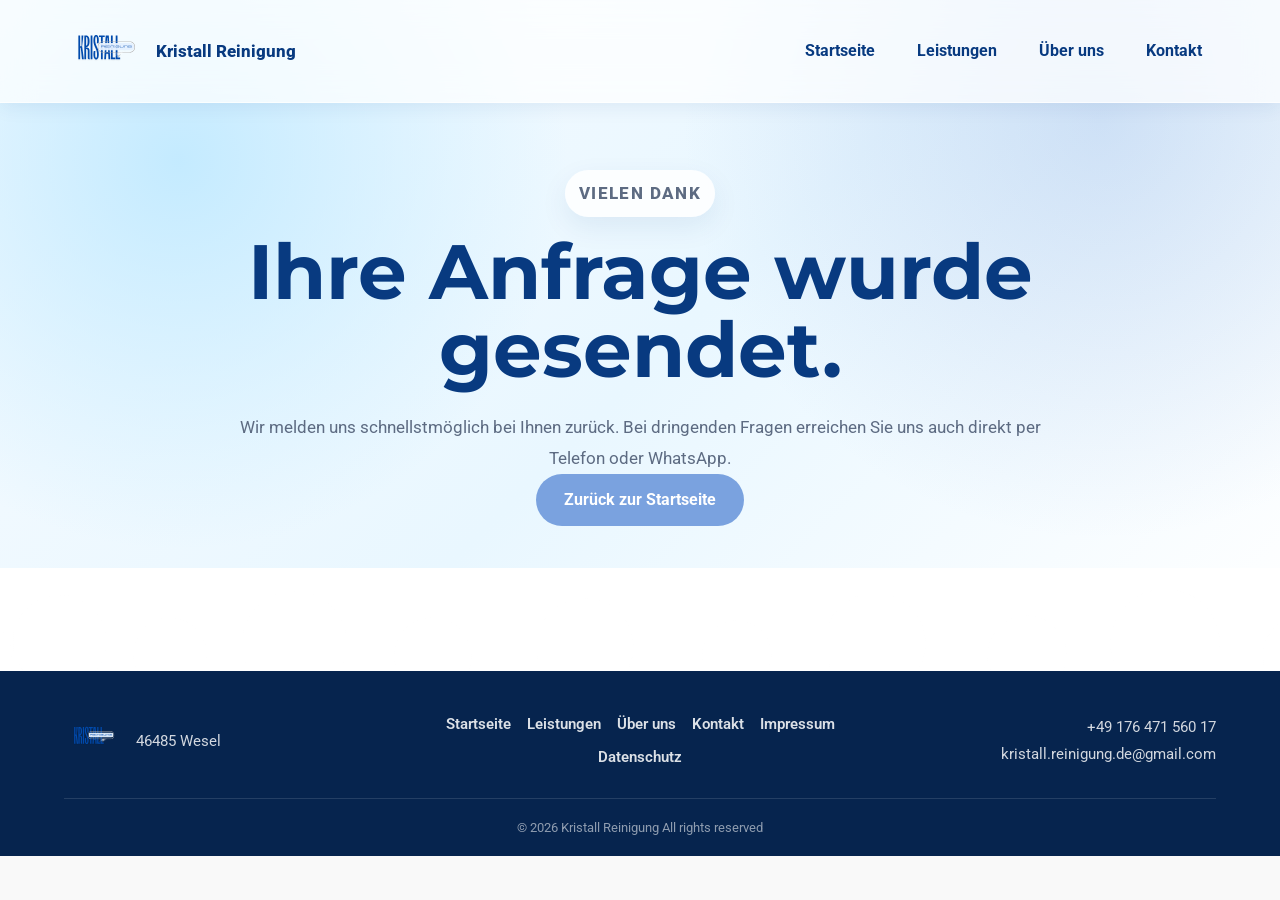
<file: thanks.html>
<!DOCTYPE html>
<html lang="de">
<head>
    <meta charset="UTF-8">
    <meta name="viewport" content="width=device-width, initial-scale=1.0">
    <title>Anfrage gesendet | Kristall Reinigung Wesel</title>
    <meta name="description" content="Vielen Dank für Ihre Anfrage bei Kristall Reinigung Wesel. Wir melden uns schnellstmöglich zurück.">
    <link rel="canonical" href="https://kristallreinigung-wesel.de/thanks">

    <link rel="icon" type="image/png" href="assets/images/kristall-favicon.png">
    <link rel="shortcut icon" type="image/png" href="assets/images/kristall-favicon.png">

    <link rel="stylesheet" href="styles/variables.css">
    <link rel="stylesheet" href="styles/global.css">
    <link rel="stylesheet" href="styles/header.css">
    <link rel="stylesheet" href="styles/footer.css">
    <link rel="stylesheet" href="styles/contact.css">

    <link href="https://fonts.googleapis.com/css2?family=Montserrat:wght@600;700;800&family=Roboto:wght@300;400;500;700&display=swap" rel="stylesheet">
</head>
<body>

<header class="header">
    <div class="container nav-container">
        <a href="index.html" class="logo">
            <img src="assets/images/logo.svg" alt="Kristall Reinigung Logo">
            <span>Kristall Reinigung</span>
        </a>

        <button class="menu-toggle" type="button" aria-label="Menü öffnen" aria-expanded="false">
            <span class="hamburger"></span>
        </button>

        <nav class="navbar">
            <ul>
                <li><a href="index.html">Startseite</a></li>
                <li><a href="services.html">Leistungen</a></li>
                <li><a href="about.html">Über uns</a></li>
                <li><a href="contact.html">Kontakt</a></li>
            </ul>
        </nav>
    </div>
</header>

<main>
    <section class="contact-hero">
        <div class="container contact-hero-inner">
            <p class="section-kicker">Vielen Dank</p>
            <h1>Ihre Anfrage wurde gesendet.</h1>
            <p>
                Wir melden uns schnellstmöglich bei Ihnen zurück.
                Bei dringenden Fragen erreichen Sie uns auch direkt per Telefon oder WhatsApp.
            </p>
            <a href="index.html" class="btn">Zurück zur Startseite</a>
        </div>

        <div class="foam-divider" aria-hidden="true"></div>
    </section>
</main>

<footer class="footer">
    <div class="container footer-content">
        <div class="footer-logo">
            <a href="index.html" class="footer-logo-link">
                <img src="assets/images/logo.svg" alt="Kristall Reinigung Logo">
            </a>
            <p>46485 Wesel</p>
        </div>

        <nav class="footer-nav">
            <a href="index.html">Startseite</a>
            <a href="services.html">Leistungen</a>
            <a href="about.html">Über uns</a>
            <a href="contact.html">Kontakt</a>
            <a href="impressum.html">Impressum</a>
            <a href="datenschutz.html">Datenschutz</a>
        </nav>

        <div class="footer-contacts">
            <p>+49 176 471 560 17</p>
            <p>kristall.reinigung.de@gmail.com</p>
        </div>
    </div>

    <div class="footer-bottom">
        <p>© 2026 Kristall Reinigung All rights reserved</p>
    </div>
</footer>

<script src="scripts/index.js"></script>
</body>
</html>
</file>
<file: styles/variables.css>
:root {
    --accent: #7aa2df;
    --accent-light: #bfe9ff;
    --accent-soft: #eef8ff;

    --sea: #6fc8f0;
    --sea-light: #e9f7ff;

    --dark: #083a80;
    --dark-deep: #06244e;

    --light: #ffffff;
    --soft-white: #f7fbff;
    --background-light: #f9f9f9;

    --text-color: #555555;
    --text-dark: #17233d;
    --muted: #5d6b82;

    --border-color: #dddddd;
    --border-soft: rgba(122, 162, 223, 0.16);

    --shadow-soft: 0 18px 45px rgba(8, 58, 128, 0.12);
    --shadow-medium: 0 22px 60px rgba(8, 58, 128, 0.16);
    --shadow-strong: 0 28px 70px rgba(8, 58, 128, 0.22);

    --radius-small: 18px;
    --radius-medium: 24px;
    --radius-large: 32px;
    --radius-pill: 999px;

    --font-body: "Roboto", sans-serif;
    --font-heading: "Montserrat", "Roboto", sans-serif;
}:root {
    --accent: #7aa2df;
    --accent-light: #bfe9ff;
    --accent-soft: #eef8ff;
    --sea: #6fc8f0;
    --sea-light: #e9f7ff;

    --dark: #083a80;
    --dark-deep: #06244e;
    --light: #ffffff;
    --soft-white: #f7fbff;

    --background-light: #f9f9f9;
    --text-color: #555555;
    --text-dark: #17233d;
    --muted: #5d6b82;
    --border-color: #dddddd;
    --border-soft: rgba(122, 162, 223, 0.16);

    --shadow-soft: 0 18px 45px rgba(8, 58, 128, 0.12);
    --shadow-medium: 0 22px 60px rgba(8, 58, 128, 0.16);
    --shadow-strong: 0 28px 70px rgba(8, 58, 128, 0.22);

    --radius-small: 18px;
    --radius-medium: 24px;
    --radius-large: 32px;
    --radius-pill: 999px;

    --font-body: "Roboto", sans-serif;
    --font-heading: "Montserrat", "Roboto", sans-serif;
}
</file>
<file: styles/global.css>
* {
    box-sizing: border-box;
    margin: 0;
    padding: 0;
}

html {
    scroll-behavior: smooth;
}

body {
    font-family: "Roboto", sans-serif;
    line-height: 1.6;
    color: var(--text-color);
    background: var(--background-light);
    overflow-x: hidden;
}

img {
    max-width: 100%;
}

.container {
    width: min(90%, 1200px);
    margin: 0 auto;
}

.btn {
    display: inline-flex;
    align-items: center;
    justify-content: center;
    min-height: 46px;
    padding: 0 24px;
    border: none;
    border-radius: 999px;
    background: var(--accent);
    color: var(--light);
    text-decoration: none;
    font-weight: 700;
    cursor: pointer;
    transition: background 0.25s ease, transform 0.25s ease, box-shadow 0.25s ease;
}

.btn:hover {
    background: #0949a8;
    transform: translateY(-2px);
    box-shadow: 0 14px 30px rgba(8, 58, 128, 0.22);
}

.header {
    position: fixed;
    top: 0;
    left: 0;
    width: 100%;
    padding: 10px 0;
    background: rgba(255, 255, 255, 0.72);
    backdrop-filter: blur(16px);
    box-shadow: 0 4px 18px rgba(8, 58, 128, 0.08);
    border-bottom: 1px solid rgba(255, 255, 255, 0.65);
    z-index: 1000;
}

.nav-container {
    display: flex;
    justify-content: space-between;
    align-items: center;
    min-height: 76px;
    position: relative;
}

.logo {
    display: flex;
    align-items: center;
    gap: 10px;
    color: var(--dark);
    text-decoration: none;
    font-weight: 800;
}

.logo img {
    max-height: 82px;
    height: auto;
    display: block;
}

.logo span {
    font-size: 1.05rem;
}

.navbar ul {
    list-style: none;
    display: flex;
    align-items: center;
    gap: 14px;
    margin: 0;
    padding: 0;
}

.navbar a {
    display: inline-flex;
    align-items: center;
    justify-content: center;
    min-height: 40px;
    padding: 0 14px;
    border-radius: 999px;
    color: var(--dark);
    text-decoration: none;
    font-weight: 700;
    transition: background 0.25s ease, color 0.25s ease, transform 0.25s ease;
}

.navbar a:hover,
.navbar a.active {
    background: rgba(122, 162, 223, 0.18);
    color: var(--dark);
    transform: translateY(-1px);
}

.menu-toggle {
    display: none;
    width: 46px;
    height: 46px;
    border: none;
    border-radius: 50%;
    background: var(--dark);
    cursor: pointer;
    position: relative;
    z-index: 1001;
}

.hamburger,
.hamburger::before,
.hamburger::after {
    display: block;
    width: 22px;
    height: 2px;
    border-radius: 99px;
    background: var(--light);
    position: absolute;
    left: 12px;
    transition: transform 0.3s ease, opacity 0.25s ease, top 0.3s ease;
}

.hamburger {
    top: 22px;
}

.hamburger::before,
.hamburger::after {
    content: "";
    left: 0;
}

.hamburger::before {
    top: -7px;
}

.hamburger::after {
    top: 7px;
}

.nav-container.active .hamburger {
    background: transparent;
}

.nav-container.active .hamburger::before {
    top: 0;
    transform: rotate(45deg);
}

.nav-container.active .hamburger::after {
    top: 0;
    transform: rotate(-45deg);
}

.section-title {
    font-family: "Montserrat", "Roboto", sans-serif;
    color: var(--dark);
    font-size: clamp(2rem, 4vw, 3rem);
    line-height: 1.1;
}

.section-kicker {
    display: inline-flex;
    align-items: center;
    min-height: 34px;
    padding: 0 14px;
    border-radius: 999px;
    color: var(--dark);
    background: rgba(122, 162, 223, 0.14);
    font-weight: 800;
    font-size: 0.82rem;
    letter-spacing: 0.03em;
}

@media (max-width: 900px) {
    .nav-container {
        min-height: 70px;
    }

    .logo img {
        max-height: 70px;
    }

    .menu-toggle {
        display: block;
    }

    .navbar {
        display: none;
    }

    .nav-container.active .navbar {
        display: block;
    }

    .nav-container.active .navbar ul {
        position: absolute;
        top: calc(100% + 10px);
        left: 0;
        right: 0;
        display: grid;
        gap: 8px;
        padding: 16px;
        border-radius: 24px;
        background: rgba(255, 255, 255, 0.96);
        box-shadow: 0 20px 48px rgba(8, 58, 128, 0.16);
        border: 1px solid rgba(122, 162, 223, 0.18);
    }

    .nav-container.active .navbar li {
        width: 100%;
    }

    .nav-container.active .navbar a {
        width: 100%;
        min-height: 44px;
        background: rgba(122, 162, 223, 0.08);
    }
}

@media (max-width: 560px) {
    .container {
        width: min(100% - 28px, 1200px);
    }

    .header {
        padding: 8px 0;
    }

    .logo img {
        max-height: 58px;
    }

    .logo span {
        display: none;
    }

    .btn {
        width: 100%;
    }
}
</file>
<file: styles/header.css>
.header {
    position: fixed;
    top: 0;
    left: 0;
    width: 100%;
    padding: 10px 0;
    background: rgba(255, 255, 255, 0.72);
    backdrop-filter: blur(16px);
    box-shadow: 0 4px 18px rgba(8, 58, 128, 0.08);
    border-bottom: 1px solid rgba(255, 255, 255, 0.65);
    z-index: 1000;
}

.nav-container {
    display: flex;
    justify-content: space-between;
    align-items: center;
    min-height: 76px;
    position: relative;
}

.logo {
    display: flex;
    align-items: center;
    gap: 10px;
    color: var(--dark);
    text-decoration: none;
    font-weight: 800;
}

.logo img {
    max-height: 82px;
    height: auto;
    display: block;
}

.logo span {
    font-size: 1.05rem;
}

.navbar ul {
    list-style: none;
    display: flex;
    align-items: center;
    gap: 14px;
    margin: 0;
    padding: 0;
}

.navbar a {
    display: inline-flex;
    align-items: center;
    justify-content: center;
    min-height: 40px;
    padding: 0 14px;
    border-radius: 999px;
    color: var(--dark);
    text-decoration: none;
    font-weight: 700;
    transition: background 0.25s ease, color 0.25s ease, transform 0.25s ease;
}

.navbar a:hover,
.navbar a.active {
    background: rgba(122, 162, 223, 0.18);
    color: var(--dark);
    transform: translateY(-1px);
}

.menu-toggle {
    display: none;
    width: 46px;
    height: 46px;
    border: none;
    border-radius: 50%;
    background: var(--dark);
    cursor: pointer;
    position: relative;
    z-index: 1001;
}

.hamburger,
.hamburger::before,
.hamburger::after {
    display: block;
    width: 22px;
    height: 2px;
    border-radius: 99px;
    background: var(--light);
    position: absolute;
    left: 12px;
    transition: transform 0.3s ease, opacity 0.25s ease, top 0.3s ease;
}

.hamburger {
    top: 22px;
}

.hamburger::before,
.hamburger::after {
    content: "";
    left: 0;
}

.hamburger::before {
    top: -7px;
}

.hamburger::after {
    top: 7px;
}

.nav-container.active .hamburger {
    background: transparent;
}

.nav-container.active .hamburger::before {
    top: 0;
    transform: rotate(45deg);
}

.nav-container.active .hamburger::after {
    top: 0;
    transform: rotate(-45deg);
}

@media (max-width: 900px) {
    .nav-container {
        min-height: 70px;
    }

    .logo img {
        max-height: 70px;
    }

    .menu-toggle {
        display: block;
    }

    .navbar {
        display: none;
    }

    .nav-container.active .navbar {
        display: block;
    }

    .nav-container.active .navbar ul {
        position: absolute;
        top: calc(100% + 10px);
        left: 0;
        right: 0;
        display: grid;
        gap: 8px;
        padding: 16px;
        border-radius: 24px;
        background: rgba(255, 255, 255, 0.96);
        box-shadow: 0 20px 48px rgba(8, 58, 128, 0.16);
        border: 1px solid rgba(122, 162, 223, 0.18);
    }

    .nav-container.active .navbar li {
        width: 100%;
    }

    .nav-container.active .navbar a {
        width: 100%;
        min-height: 44px;
        background: rgba(122, 162, 223, 0.08);
    }
}

@media (max-width: 560px) {
    .header {
        padding: 8px 0;
    }

    .logo img {
        max-height: 58px;
    }

    .logo span {
        display: none;
    }
}
</file>
<file: styles/footer.css>
.footer {
    background: var(--dark-deep);
    color: var(--light);
    padding: 38px 0 18px;
}

.footer-content {
    display: grid;
    grid-template-columns: 1fr auto 1fr;
    align-items: center;
    gap: 28px;
    padding-bottom: 24px;
    border-bottom: 1px solid rgba(255, 255, 255, 0.12);
}

.footer-logo {
    display: flex;
    align-items: center;
    gap: 14px;
}

.footer-logo img {
    width: auto;
    height: 58px;
}

.footer-logo p,
.footer-contacts p {
    margin: 4px 0;
    color: rgba(255, 255, 255, 0.82);
    font-size: 0.92rem;
}

.footer-nav {
    display: flex;
    flex-wrap: wrap;
    justify-content: center;
    gap: 10px 16px;
    max-width: 430px;
}

.footer-nav a {
    color: rgba(255, 255, 255, 0.86);
    font-size: 0.92rem;
    font-weight: 600;
    text-decoration: none;
}

.footer-nav a:hover {
    color: var(--accent-light);
}

.footer-contacts {
    text-align: right;
}

.footer-bottom {
    padding-top: 18px;
    color: rgba(255, 255, 255, 0.55);
    font-size: 0.82rem;
    text-align: center;
}

@media (max-width: 768px) {
    .footer-content {
        grid-template-columns: 1fr;
        text-align: center;
    }

    .footer-logo {
        flex-direction: column;
        justify-content: center;
    }

    .footer-nav {
        justify-content: center;
        max-width: none;
    }

    .footer-contacts {
        text-align: center;
    }
}
</file>
<file: styles/about.css>
.about-hero {
    position: relative;
    padding: 170px 0 150px;
    overflow: hidden;
    background:
        radial-gradient(circle at 14% 22%, rgba(191, 233, 255, 0.9), transparent 32%),
        radial-gradient(circle at 88% 16%, rgba(122, 162, 223, 0.28), transparent 34%),
        linear-gradient(135deg, #f7fbff 0%, #e9f7ff 55%, #ffffff 100%);
}

.about-hero-inner {
    position: relative;
    z-index: 2;
    display: grid;
    grid-template-columns: minmax(0, 1.2fr) minmax(300px, 0.8fr);
    gap: 48px;
    align-items: center;
}

.section-kicker {
    display: inline-flex;
    align-items: center;
    margin-bottom: 16px;
    padding: 8px 14px;
    border-radius: var(--radius-pill);
    background: rgba(255, 255, 255, 0.86);
    color: var(--dark);
    font-size: 0.78rem;
    font-weight: 800;
    letter-spacing: 0.08em;
    text-transform: uppercase;
    box-shadow: 0 10px 28px rgba(8, 58, 128, 0.08);
}

.about-hero h1 {
    margin-bottom: 22px;
    color: var(--dark);
    font-family: var(--font-heading);
    font-size: clamp(2.5rem, 6vw, 5.2rem);
    line-height: 1.02;
    letter-spacing: 0;
}

.about-hero-text p {
    max-width: 720px;
    margin-bottom: 28px;
    color: var(--muted);
    font-size: 1.08rem;
    line-height: 1.8;
}

.btn {
    display: inline-block;
    padding: 12px 26px;
    border: none;
    border-radius: 30px;
    background: var(--accent);
    color: var(--light);
    font-weight: 700;
    text-decoration: none;
    cursor: pointer;
    transition: background 0.3s ease, transform 0.25s ease, box-shadow 0.25s ease;
}

.btn:hover {
    background: #0949a8;
    transform: translateY(-2px);
    box-shadow: 0 14px 28px rgba(8, 58, 128, 0.22);
}

.about-hero-card {
    padding: 34px;
    border-radius: var(--radius-large);
    background: rgba(255, 255, 255, 0.86);
    box-shadow: var(--shadow-medium);
    text-align: center;
}

.about-hero-card img {
    max-width: 260px;
    margin: 0 auto 22px;
}

.about-hero-card p {
    color: var(--dark);
    font-weight: 800;
}

.foam-divider {
    position: absolute;
    left: -4%;
    right: -4%;
    bottom: -2px;
    height: 105px;
    z-index: 3;
    pointer-events: none;
    background:
        radial-gradient(circle at 2% 82%, #ffffff 0 34px, transparent 35px),
        radial-gradient(circle at 8% 70%, #ffffff 0 46px, transparent 47px),
        radial-gradient(circle at 16% 82%, #ffffff 0 36px, transparent 37px),
        radial-gradient(circle at 25% 72%, #ffffff 0 52px, transparent 53px),
        radial-gradient(circle at 35% 84%, #ffffff 0 38px, transparent 39px),
        radial-gradient(circle at 46% 75%, #ffffff 0 48px, transparent 49px),
        radial-gradient(circle at 57% 83%, #ffffff 0 34px, transparent 35px),
        radial-gradient(circle at 67% 72%, #ffffff 0 50px, transparent 51px),
        radial-gradient(circle at 78% 83%, #ffffff 0 39px, transparent 40px),
        radial-gradient(circle at 88% 72%, #ffffff 0 54px, transparent 55px),
        radial-gradient(circle at 98% 84%, #ffffff 0 40px, transparent 41px),
        linear-gradient(#ffffff, #ffffff);
}

.about-story {
    padding: 90px 0;
    background: #ffffff;
}

.about-grid {
    display: grid;
    grid-template-columns: minmax(0, 1fr) minmax(320px, 0.9fr);
    gap: 48px;
    align-items: center;
}

.about-text-block h2,
.values-heading h2,
.owner-card h2 {
    margin-bottom: 18px;
    color: var(--dark);
    font-family: var(--font-heading);
    font-size: clamp(2rem, 4vw, 3.4rem);
    line-height: 1.08;
    letter-spacing: 0;
}

.about-text-block p {
    margin-bottom: 18px;
    color: var(--muted);
    font-size: 1.05rem;
    line-height: 1.85;
}

.about-image-card {
    overflow: hidden;
    border-radius: var(--radius-large);
    background: var(--accent-soft);
    box-shadow: var(--shadow-medium);
}

.about-image-card img {
    width: 100%;
    height: 460px;
    object-fit: cover;
}

.values-section {
    padding: 90px 0;
    background:
        radial-gradient(circle at top left, rgba(191, 233, 255, 0.5), transparent 34%),
        var(--accent-soft);
}

.values-heading {
    max-width: 760px;
    margin: 0 auto 42px;
    text-align: center;
}

.values-grid {
    display: grid;
    grid-template-columns: repeat(4, 1fr);
    gap: 22px;
}

.value-card {
    padding: 28px 24px;
    border-radius: var(--radius-medium);
    background: #ffffff;
    box-shadow: var(--shadow-soft);
}

.value-card span {
    display: inline-flex;
    margin-bottom: 18px;
    color: var(--accent);
    font-family: var(--font-heading);
    font-weight: 800;
    font-size: 1.2rem;
}

.value-card h3 {
    margin-bottom: 12px;
    color: var(--dark);
    font-family: var(--font-heading);
    font-size: 1.15rem;
}

.value-card p {
    color: var(--muted);
    line-height: 1.7;
}

.owner-section {
    padding: 90px 0;
    background: #ffffff;
}

.owner-card {
    padding: 44px;
    border-radius: var(--radius-large);
    background:
        radial-gradient(circle at top right, rgba(122, 162, 223, 0.18), transparent 38%),
        #ffffff;
    box-shadow: var(--shadow-soft);
}

.owner-card p {
    max-width: 900px;
    margin-bottom: 22px;
    color: var(--muted);
    font-size: 1.08rem;
    line-height: 1.85;
}

.owner-card strong {
    display: block;
    color: var(--dark);
    font-family: var(--font-heading);
    font-size: 1.2rem;
}

.owner-card span {
    color: var(--muted);
}

@media (max-width: 900px) {
    .about-hero-inner,
    .about-grid {
        grid-template-columns: 1fr;
    }

    .values-grid {
        grid-template-columns: repeat(2, 1fr);
    }

    .about-image-card img {
        height: 360px;
    }
}

@media (max-width: 560px) {
    .about-hero {
        padding: 140px 0 120px;
    }

    .about-hero-card,
    .owner-card {
        padding: 28px 22px;
    }

    .about-story,
    .values-section,
    .owner-section {
        padding: 70px 0;
    }

    .values-grid {
        grid-template-columns: 1fr;
    }

    .about-image-card img {
        height: 300px;
    }
}
</file>
<file: styles/contact.css>
.contact-hero {
    position: relative;
    padding: 170px 0 145px;
    overflow: hidden;
    background:
        radial-gradient(circle at 14% 24%, rgba(191, 233, 255, 0.9), transparent 32%),
        radial-gradient(circle at 86% 18%, rgba(122, 162, 223, 0.28), transparent 34%),
        linear-gradient(135deg, #f7fbff 0%, #e9f7ff 52%, #ffffff 100%);
    text-align: center;
}

.contact-hero-inner {
    position: relative;
    z-index: 2;
    max-width: 860px;
}

.section-kicker {
    display: inline-flex;
    align-items: center;
    margin-bottom: 16px;
    padding: 8px 14px;
    border-radius: var(--radius-pill);
    background: rgba(255, 255, 255, 0.86);
    color: var(--dark);
    font-size: 0.78rem;
    font-weight: 800;
    letter-spacing: 0.08em;
    text-transform: uppercase;
    box-shadow: 0 10px 28px rgba(8, 58, 128, 0.08);
}

.contact-hero h1 {
    margin-bottom: 22px;
    color: var(--dark);
    font-family: var(--font-heading);
    font-size: clamp(2.4rem, 6vw, 5rem);
    line-height: 1.02;
    letter-spacing: 0;
}

.contact-hero p {
    color: var(--muted);
    font-size: 1.08rem;
    line-height: 1.8;
}

.foam-divider {
    position: absolute;
    left: -4%;
    right: -4%;
    bottom: -2px;
    height: 105px;
    z-index: 3;
    pointer-events: none;
    background:
        radial-gradient(circle at 2% 82%, #ffffff 0 34px, transparent 35px),
        radial-gradient(circle at 8% 70%, #ffffff 0 46px, transparent 47px),
        radial-gradient(circle at 16% 82%, #ffffff 0 36px, transparent 37px),
        radial-gradient(circle at 25% 72%, #ffffff 0 52px, transparent 53px),
        radial-gradient(circle at 35% 84%, #ffffff 0 38px, transparent 39px),
        radial-gradient(circle at 46% 75%, #ffffff 0 48px, transparent 49px),
        radial-gradient(circle at 57% 83%, #ffffff 0 34px, transparent 35px),
        radial-gradient(circle at 67% 72%, #ffffff 0 50px, transparent 51px),
        radial-gradient(circle at 78% 83%, #ffffff 0 39px, transparent 40px),
        radial-gradient(circle at 88% 72%, #ffffff 0 54px, transparent 55px),
        radial-gradient(circle at 98% 84%, #ffffff 0 40px, transparent 41px),
        linear-gradient(#ffffff, #ffffff);
}

.contact-page {
    padding: 90px 0 105px;
    background: #ffffff;
}

.contact-grid {
    display: grid;
    grid-template-columns: minmax(0, 0.9fr) minmax(360px, 1.1fr);
    gap: 46px;
    align-items: flex-start;
}

.contact-info,
.contact-form-wrapper {
    border-radius: var(--radius-large);
    background: #ffffff;
    box-shadow: var(--shadow-soft);
}

.contact-info {
    padding: 38px;
    background:
        radial-gradient(circle at top right, rgba(191, 233, 255, 0.48), transparent 42%),
        #ffffff;
}

.contact-info h2,
.contact-form-wrapper h2 {
    margin-bottom: 16px;
    color: var(--dark);
    font-family: var(--font-heading);
    font-size: clamp(1.9rem, 3vw, 3rem);
    line-height: 1.1;
    letter-spacing: 0;
}

.contact-intro,
.contact-subtitle {
    margin-bottom: 30px;
    color: var(--muted);
    line-height: 1.75;
}

.info-list {
    display: grid;
    gap: 20px;
}

.info-item {
    display: flex;
    gap: 16px;
    align-items: flex-start;
    padding: 18px;
    border-radius: 20px;
    background: var(--accent-soft);
}

.info-icon {
    display: inline-flex;
    flex: 0 0 44px;
    align-items: center;
    justify-content: center;
    width: 44px;
    height: 44px;
    border-radius: 50%;
    background: var(--dark);
    color: #ffffff;
    font-size: 1.2rem;
    font-weight: 800;
}

.info-item h3 {
    margin-bottom: 4px;
    color: var(--dark);
    font-family: var(--font-heading);
    font-size: 1rem;
}

.info-item a,
.info-item p {
    color: var(--muted);
    font-weight: 600;
    text-decoration: none;
    overflow-wrap: anywhere;
}

.info-item a:hover {
    color: var(--dark);
}

.contact-note {
    margin-top: 28px;
    padding: 22px;
    border-radius: 22px;
    background: linear-gradient(135deg, var(--dark), #0a58b8);
    color: #ffffff;
}

.contact-note strong {
    display: block;
    margin-bottom: 6px;
    font-family: var(--font-heading);
    font-size: 1.1rem;
}

.contact-note p {
    color: rgba(255, 255, 255, 0.84);
}

.contact-form-wrapper {
    padding: 38px;
}

.contact-form {
    display: flex;
    flex-direction: column;
    gap: 18px;
}

.form-group {
    display: flex;
    gap: 18px;
}

.form-group.full-width {
    width: 100%;
}

.form-group input,
.form-group textarea,
.form-group select {
    width: 100%;
    flex: 1;
    padding: 15px 16px;
    border: 1px solid var(--border-color);
    border-radius: 14px;
    outline: none;
    background: #ffffff;
    color: var(--text-color);
    font-family: var(--font-body);
    font-size: 1rem;
    transition: border-color 0.25s ease, box-shadow 0.25s ease;
}

.form-group input:focus,
.form-group textarea:focus,
.form-group select:focus {
    border-color: var(--accent);
    box-shadow: 0 0 0 4px rgba(122, 162, 223, 0.18);
}

.form-group textarea {
    min-height: 150px;
    resize: vertical;
}

.saved-discount-box {
    padding: 13px 16px;
    border-radius: 16px;
    background: var(--accent-soft);
    color: var(--dark);
    font-weight: 600;
    text-align: center;
}

.btn {
    display: inline-block;
    align-self: flex-end;
    padding: 13px 28px;
    border: none;
    border-radius: 30px;
    background: var(--accent);
    color: var(--light);
    font-weight: 700;
    text-align: center;
    text-decoration: none;
    cursor: pointer;
    transition: background 0.3s ease, transform 0.25s ease, box-shadow 0.25s ease;
}

.btn:hover {
    background: #0949a8;
    transform: translateY(-2px);
    box-shadow: 0 14px 28px rgba(8, 58, 128, 0.22);
}

.thanks-hero {
    min-height: calc(100vh - 120px);
    display: flex;
    align-items: center;
    padding: 150px 0 80px;
    background:
        radial-gradient(circle at 14% 24%, rgba(191, 233, 255, 0.9), transparent 32%),
        radial-gradient(circle at 86% 18%, rgba(122, 162, 223, 0.28), transparent 34%),
        linear-gradient(135deg, #f7fbff 0%, #e9f7ff 52%, #ffffff 100%);
}

.thanks-card {
    max-width: 760px;
    margin: 0 auto;
    padding: 46px;
    border-radius: var(--radius-large);
    background: #ffffff;
    box-shadow: var(--shadow-soft);
    text-align: center;
}

.thanks-card h1 {
    margin-bottom: 18px;
    color: var(--dark);
    font-family: var(--font-heading);
    font-size: clamp(2.2rem, 5vw, 3.4rem);
    line-height: 1.1;
}

.thanks-card p {
    color: var(--muted);
    line-height: 1.75;
}

.thanks-card .btn {
    margin-top: 24px;
}

@media (max-width: 900px) {
    .contact-grid {
        grid-template-columns: 1fr;
    }

    .form-group {
        flex-direction: column;
    }

    .btn {
        align-self: center;
    }
}

@media (max-width: 560px) {
    .contact-hero {
        padding: 140px 0 120px;
    }

    .contact-page {
        padding: 70px 0 85px;
    }

    .contact-info,
    .contact-form-wrapper,
    .thanks-card {
        padding: 28px 22px;
        border-radius: 24px;
    }

    .info-item {
        flex-direction: column;
    }

    .btn {
        width: 100%;
        text-align: center;
    }

    .thanks-hero {
        padding: 120px 0 60px;
    }
}
</file>
<file: styles/index.css>
.hero {
    position: relative;
    height: 100vh;
    min-height: 680px;
    overflow: hidden;
    background: linear-gradient(to bottom, #7aa2df, #f9f9f9);
}

.bg-image {
    position: absolute;
    inset: 0;
    width: 100%;
    height: 100%;
    object-fit: cover;
    object-position: center;
    z-index: 1;
}

.banner-text {
    position: absolute;
    top: 50%;
    left: 5%;
    width: min(42%, 560px);
    height: auto;
    transform: translateY(-50%);
    z-index: 3;
}

.foam-divider {
    position: absolute;
    left: 0;
    right: 0;
    bottom: -2px;
    height: 190px;
    z-index: 6;
    pointer-events: none;
    background:
        linear-gradient(174deg, transparent 0 34%, rgba(255, 255, 255, 0.72) 34.3% 48%, #ffffff 48.4% 100%);
    backdrop-filter: blur(1px);
}

.foam-divider::before {
    content: "";
    position: absolute;
    left: -8%;
    right: -8%;
    top: 46px;
    height: 92px;
    border-top: 1px solid rgba(255, 255, 255, 0.76);
    border-bottom: 1px solid rgba(191, 233, 255, 0.36);
    background:
        linear-gradient(105deg, transparent 0 22%, rgba(255, 255, 255, 0.58) 23% 25%, transparent 26% 100%),
        linear-gradient(112deg, transparent 0 62%, rgba(191, 233, 255, 0.34) 63% 64%, transparent 65% 100%),
        linear-gradient(172deg, rgba(255, 255, 255, 0.18), rgba(255, 255, 255, 0.72));
    transform: rotate(-2.4deg);
    box-shadow: 0 -14px 34px rgba(255, 255, 255, 0.18);
}

.foam-divider::after {
    content: "";
    position: absolute;
    left: 0;
    right: 0;
    bottom: 0;
    height: 92px;
    background:
        linear-gradient(to bottom, rgba(255, 255, 255, 0.78), #ffffff 42%, #ffffff 100%);
}

/* Kristall-Vorteil */

.summer-spotlight {
    position: relative;
    padding: 68px 0;
    overflow: hidden;
    background:
        radial-gradient(circle at 12% 24%, rgba(191, 233, 255, 0.62), transparent 32%),
        radial-gradient(circle at 88% 18%, rgba(122, 162, 223, 0.18), transparent 34%),
        linear-gradient(135deg, #ffffff 0%, #f7fbff 56%, #ffffff 100%);
}

.summer-spotlight::before,
.summer-spotlight::after {
    content: "";
    position: absolute;
    border-radius: 50%;
    pointer-events: none;
    background:
        radial-gradient(circle at 30% 25%, rgba(255, 255, 255, 0.95), rgba(255, 255, 255, 0.2) 32%, transparent 58%),
        rgba(255, 255, 255, 0.22);
    box-shadow: inset 0 0 24px rgba(255, 255, 255, 0.72);
}

.summer-spotlight::before {
    width: 150px;
    height: 150px;
    right: 8%;
    top: 24px;
}

.summer-spotlight::after {
    width: 72px;
    height: 72px;
    left: 7%;
    bottom: 24px;
}

.summer-spotlight-inner {
    position: relative;
    z-index: 2;
    display: grid;
    grid-template-columns: minmax(0, 1fr) 310px;
    gap: 42px;
    align-items: center;
}

.summer-copy {
    max-width: 760px;
}

.summer-kicker {
    display: inline-flex;
    align-items: center;
    margin-bottom: 16px;
    padding: 8px 14px;
    border-radius: 999px;
    background: rgba(255, 255, 255, 0.86);
    color: var(--dark);
    font-size: 0.78rem;
    font-weight: 800;
    letter-spacing: 0.08em;
    text-transform: uppercase;
    box-shadow: 0 10px 28px rgba(8, 58, 128, 0.08);
}

.summer-copy h2 {
    max-width: 760px;
    margin-bottom: 18px;
    color: var(--dark);
    font-family: var(--font-heading);
    font-size: clamp(2rem, 4vw, 3.35rem);
    font-weight: 800;
    line-height: 1.05;
    letter-spacing: 0;
}

.summer-copy p {
    max-width: 720px;
    margin-bottom: 26px;
    color: var(--text-color);
    font-size: 1.08rem;
    line-height: 1.8;
}

.summer-actions {
    display: flex;
    flex-wrap: wrap;
    gap: 14px 20px;
    align-items: center;
}

.summer-actions span {
    color: var(--muted);
    font-weight: 700;
}

.summer-card {
    position: relative;
    display: grid;
    place-items: center;
    min-height: 290px;
    padding: 34px 24px;
    border: 1px solid rgba(255, 255, 255, 0.72);
    border-radius: 50%;
    background:
        radial-gradient(circle at 30% 22%, rgba(255, 255, 255, 0.98), rgba(255, 255, 255, 0.32) 28%, transparent 48%),
        radial-gradient(circle at 72% 78%, rgba(122, 162, 223, 0.3), transparent 52%),
        rgba(255, 255, 255, 0.72);
    box-shadow:
        inset 0 0 34px rgba(255, 255, 255, 0.94),
        0 26px 60px rgba(8, 58, 128, 0.18);
    text-align: center;
    backdrop-filter: blur(10px);
    cursor: pointer;
    transition: transform 0.25s ease, box-shadow 0.25s ease;
}

.summer-card:hover {
    transform: translateY(-4px);
    box-shadow:
        inset 0 0 34px rgba(255, 255, 255, 0.94),
        0 30px 64px rgba(8, 58, 128, 0.22);
}

.summer-card span,
.summer-card small {
    color: var(--muted);
    font-weight: 800;
    text-transform: uppercase;
}

.summer-card strong {
    display: block;
    color: var(--dark);
    font-family: var(--font-heading);
    font-size: clamp(1.6rem, 3vw, 2.35rem);
    line-height: 1.05;
}

.summer-card p {
    margin: 0;
    color: var(--dark);
    font-family: var(--font-heading);
    font-size: 1.25rem;
    font-weight: 800;
}

.summer-card small {
    font-size: 0.78rem;
}

.discount-wheel-panel {
    position: relative;
    z-index: 2;
    display: grid;
    grid-template-columns: minmax(0, 0.95fr) minmax(260px, 340px) minmax(260px, 0.8fr);
    gap: 28px;
    align-items: center;
    margin-top: 38px;
    padding: 34px;
    border: 1px solid rgba(122, 162, 223, 0.18);
    border-radius: 24px;
    background:
        linear-gradient(135deg, rgba(255, 255, 255, 0.94), rgba(238, 248, 255, 0.9)),
        radial-gradient(circle at 92% 18%, rgba(191, 233, 255, 0.5), transparent 26%);
    box-shadow: var(--shadow-soft);
    opacity: 0;
    transform: translateY(18px);
    transition: opacity 0.28s ease, transform 0.28s ease;
}

.discount-wheel-panel.is-open {
    opacity: 1;
    transform: translateY(0);
}

.discount-wheel-copy h3 {
    margin-bottom: 14px;
    color: var(--dark);
    font-family: var(--font-heading);
    font-size: clamp(1.45rem, 3vw, 2.1rem);
    line-height: 1.2;
}

.discount-wheel-copy p {
    margin-bottom: 12px;
    color: var(--text-color);
    line-height: 1.75;
}

.discount-wheel-copy small {
    color: var(--muted);
    font-weight: 700;
}

.discount-wheel-wrap {
    position: relative;
    display: grid;
    justify-items: center;
    gap: 18px;
}

.discount-pointer {
    position: absolute;
    top: -3px;
    z-index: 3;
    width: 34px;
    height: 46px;
    background:
        linear-gradient(145deg, #ffffff, var(--accent-light));
    clip-path: polygon(50% 100%, 0 0, 100% 0);
    filter: drop-shadow(0 7px 10px rgba(8, 58, 128, 0.18));
}

.discount-wheel {
    position: relative;
    width: min(290px, 72vw);
    aspect-ratio: 1;
    border: 10px solid rgba(255, 255, 255, 0.86);
    border-radius: 50%;
    background:
        radial-gradient(circle at 50% 50%, #ffffff 0 11%, transparent 12%),
        conic-gradient(
            from -30deg,
            #eef8ff 0deg 60deg,
            #dff3ff 60deg 120deg,
            #f7fbff 120deg 180deg,
            #cfeeff 180deg 240deg,
            #eef8ff 240deg 300deg,
            #d9f2ff 300deg 360deg
        );
    box-shadow:
        inset 0 0 28px rgba(255, 255, 255, 0.95),
        0 18px 42px rgba(8, 58, 128, 0.16);
    transition: transform 3.2s cubic-bezier(0.12, 0.72, 0.18, 1);
}

.discount-wheel::before {
    content: "";
    position: absolute;
    inset: 16px;
    border: 1px solid rgba(8, 58, 128, 0.12);
    border-radius: 50%;
}

.discount-wheel::after {
    content: "";
    position: absolute;
    inset: 42%;
    border-radius: 50%;
    background:
        radial-gradient(circle at 30% 20%, #ffffff, var(--accent-light));
    box-shadow: 0 8px 20px rgba(8, 58, 128, 0.18);
}

.discount-wheel span {
    position: absolute;
    left: 50%;
    top: 50%;
    color: var(--dark);
    font-family: var(--font-heading);
    font-size: 1.05rem;
    font-weight: 800;
    transform:
        rotate(calc(var(--i) * 60deg))
        translateY(-96px)
        rotate(calc(var(--i) * -60deg))
        translateX(-50%);
    transform-origin: 0 0;
}

.discount-spin {
    padding: 11px 22px;
}

.discount-result-inline {
    padding: 24px;
    border: 1px solid rgba(122, 162, 223, 0.18);
    border-radius: 22px;
    background: rgba(255, 255, 255, 0.86);
    box-shadow: 0 14px 34px rgba(8, 58, 128, 0.1);
    text-align: center;
}

.discount-result-inline span {
    display: block;
    margin-bottom: 8px;
    color: var(--muted);
    font-weight: 800;
}

.discount-result-inline strong {
    display: block;
    color: var(--dark);
    font-family: var(--font-heading);
    font-size: 1.35rem;
    line-height: 1.2;
}

.discount-result-inline p {
    margin: 12px 0 6px;
}

.discount-result-inline b {
    display: inline-block;
    margin-bottom: 16px;
    padding: 9px 15px;
    border-radius: 999px;
    background: var(--accent-soft);
    color: var(--dark);
}

.discount-result-inline a {
    display: inline-block;
    padding: 11px 18px;
    border-radius: 999px;
    background: var(--dark);
    color: #ffffff;
    font-weight: 800;
    text-decoration: none;
}

/* Welcome and trust */

.welcome-section {
    position: relative;
    padding: 70px 0 42px;
    background: #ffffff;
    text-align: center;
    overflow: hidden;
}

.welcome-section::after {
    content: "";
    position: absolute;
    left: 50%;
    bottom: 6px;
    width: 190px;
    height: 54px;
    transform: translateX(-50%);
    pointer-events: none;
    background:
        radial-gradient(circle at 16% 42%, rgba(191, 233, 255, 0.75) 0 7px, transparent 8px),
        radial-gradient(circle at 28% 72%, rgba(255, 255, 255, 0.95) 0 12px, transparent 13px),
        radial-gradient(circle at 43% 28%, rgba(191, 233, 255, 0.64) 0 5px, transparent 6px),
        radial-gradient(circle at 58% 66%, rgba(255, 255, 255, 0.95) 0 10px, transparent 11px),
        radial-gradient(circle at 76% 34%, rgba(191, 233, 255, 0.68) 0 8px, transparent 9px);
    filter: drop-shadow(0 8px 14px rgba(8, 58, 128, 0.08));
}

.hero-content {
    position: relative;
    z-index: 4;
    max-width: 800px;
}

.hero-title {
    margin-bottom: 18px;
    color: var(--dark);
    font-family: var(--font-heading);
    font-size: clamp(2rem, 4vw, 3.2rem);
    font-weight: 800;
    line-height: 1.1;
}

.hero-subtitle {
    margin-bottom: 30px;
    color: var(--text-color);
    font-size: 1.05rem;
    line-height: 1.8;
}

.trust-section {
    display: grid;
    grid-template-columns: repeat(3, 1fr);
    gap: 18px;
    padding: 0 0 64px;
    background: #ffffff;
}

.trust-item {
    padding: 24px 22px;
    border: 1px solid rgba(8, 58, 128, 0.08);
    border-radius: 14px;
    background: #ffffff;
    box-shadow: 0 12px 28px rgba(8, 58, 128, 0.08);
    text-align: center;
}

.trust-item strong {
    display: block;
    margin-bottom: 8px;
    color: var(--dark);
    font-family: var(--font-heading);
    font-size: 1.35rem;
}

.trust-item span {
    color: var(--muted);
    line-height: 1.55;
}

.btn {
    display: inline-block;
    padding: 12px 26px;
    border: none;
    border-radius: 30px;
    background: var(--accent);
    color: var(--light);
    font-weight: 700;
    text-decoration: none;
    cursor: pointer;
    transition: background 0.3s ease, transform 0.25s ease, box-shadow 0.25s ease;
}

.btn:hover {
    background: #0949a8;
    transform: translateY(-2px);
    box-shadow: 0 14px 28px rgba(8, 58, 128, 0.22);
}

.info-section {
    display: grid;
    grid-template-columns: repeat(4, 1fr);
    gap: 24px;
    padding: 60px 0 90px;
    background: var(--background-light);
    text-align: center;
}

.info-card {
    display: flex;
    flex-direction: column;
    width: 100%;
    padding: 28px 24px;
    border-radius: 14px;
    background: var(--light);
    box-shadow: 0 8px 22px rgba(8, 58, 128, 0.1);
    transition: transform 0.3s ease, box-shadow 0.3s ease;
}

.info-card:hover {
    transform: translateY(-6px);
    box-shadow: 0 16px 34px rgba(8, 58, 128, 0.16);
}

.info-card img {
    width: 100px;
    height: 100px;
    margin: 0 auto 18px;
    object-fit: contain;
}

.info-card h3 {
    margin-bottom: 12px;
    color: var(--dark);
    font-family: var(--font-heading);
    font-size: 1.25rem;
}

.info-card p {
    margin-bottom: 18px;
    color: var(--text-color);
    font-size: 0.95rem;
    line-height: 1.7;
}

.link {
    margin-top: auto;
    color: var(--accent);
    font-weight: 700;
    text-decoration: none;
}

.link:hover {
    color: var(--dark);
}

.service-request-btn {
    width: fit-content;
    margin: 18px auto 0;
    padding: 10px 20px;
    font-size: 0.9rem;
    box-shadow: 0 10px 20px rgba(8, 58, 128, 0.14);
}

.contact-section {
    position: relative;
    padding: 90px 0;
    background:
        linear-gradient(rgba(8, 58, 128, 0.72), rgba(8, 58, 128, 0.72)),
        url("../assets/images/contact-bg.jpg") center / cover no-repeat;
    text-align: center;
}

.contact-container {
    position: relative;
    z-index: 2;
    color: var(--light);
}

.contact-container h2 {
    margin-bottom: 34px;
    font-family: var(--font-heading);
    font-size: clamp(2rem, 4vw, 3rem);
}

.contact-form {
    display: flex;
    flex-direction: column;
    gap: 20px;
    max-width: 640px;
    margin: 0 auto;
}

.form-group {
    display: flex;
    gap: 20px;
}

.form-group input,
.form-group textarea {
    width: 100%;
    flex: 1;
    padding: 14px 16px;
    border: 1px solid var(--border-color);
    border-radius: 10px;
    font-family: var(--font-body);
    font-size: 1rem;
}

.form-group textarea {
    min-height: 140px;
    resize: vertical;
}

.form-group.full-width {
    width: 100%;
}

.contact-form .btn {
    align-self: flex-end;
}

.saved-discount-box {
    padding: 13px 16px;
    border-radius: 16px;
    background: rgba(255, 255, 255, 0.92);
    color: var(--dark);
    font-weight: 600;
    text-align: center;
}

/* Legal pages: impressum.html and datenschutz.html */

.legal-page {
    min-height: 70vh;
    padding: 150px 0 80px;
    background:
        linear-gradient(rgba(249, 249, 249, 0.94), rgba(249, 249, 249, 0.94)),
        url("../assets/images/start-hero.png") center / cover no-repeat;
}

.legal-card {
    max-width: 900px;
    margin: 0 auto;
    padding: 46px;
    border: 1px solid rgba(8, 58, 128, 0.08);
    border-radius: 14px;
    background: #ffffff;
    box-shadow: 0 18px 42px rgba(6, 36, 78, 0.08);
}

.legal-card h1,
.legal-card h2 {
    color: var(--dark);
    font-family: var(--font-heading);
    line-height: 1.2;
    overflow-wrap: anywhere;
}

.legal-card h1 {
    margin-bottom: 26px;
    font-size: clamp(2.2rem, 5vw, 3.4rem);
    font-weight: 800;
}

.legal-card h2 {
    margin: 32px 0 12px;
    font-size: 1.35rem;
    font-weight: 700;
}

.legal-card p {
    margin-bottom: 14px;
    color: var(--text-color);
    line-height: 1.75;
    overflow-wrap: anywhere;
}

.legal-card a {
    color: var(--accent);
    font-weight: 700;
    text-decoration: none;
}

.legal-card a:hover {
    color: var(--dark);
}

.discount-saved-badge {
    position: fixed;
    right: 24px;
    bottom: 24px;
    z-index: 3001;
    width: min(340px, calc(100% - 32px));
    padding: 16px 18px;
    border-radius: 20px;
    background: #ffffff;
    color: var(--dark);
    box-shadow: 0 18px 48px rgba(8, 58, 128, 0.22);
    pointer-events: none;
    opacity: 0;
    transform: translateY(14px);
    transition: opacity 0.25s ease, transform 0.25s ease;
}

.discount-saved-badge.is-visible {
    opacity: 1;
    transform: translateY(0);
}

.discount-saved-badge strong {
    display: block;
    margin-bottom: 5px;
    font-size: 0.95rem;
}

.discount-saved-badge span {
    display: block;
    color: var(--muted);
    font-size: 0.85rem;
    line-height: 1.4;
}

@media (max-width: 1200px) {
    .info-section {
        grid-template-columns: repeat(2, 1fr);
        max-width: 900px;
        margin: 0 auto;
    }
}

@media (max-width: 900px) {
    .hero {
        height: 620px;
        min-height: 620px;
    }

    .banner-text {
        display: none;
    }

    .foam-divider {
        height: 120px;
    }

    .foam-divider::before {
        top: -44px;
        height: 104px;
    }

    .welcome-section::before {
        content: "";
        display: block;
        width: min(88%, 420px);
        height: 420px;
        margin: 0 auto 28px;
        background: url("../assets/images/banner-text.svg") center / contain no-repeat;
    }

    .welcome-section {
        padding: 42px 0 40px;
    }

    .summer-spotlight {
        padding: 58px 0;
    }

    .summer-spotlight-inner {
        grid-template-columns: 1fr;
        gap: 30px;
    }

    .summer-card {
        width: min(310px, 100%);
        min-height: 300px;
        margin: 0 auto;
    }

    .discount-wheel-panel {
        grid-template-columns: 1fr;
        max-width: 680px;
        padding: 28px;
        text-align: center;
    }

    .trust-section {
        grid-template-columns: 1fr;
        max-width: 620px;
        padding-bottom: 54px;
    }

    .form-group {
        flex-direction: column;
        gap: 16px;
    }

    .contact-form .btn {
        align-self: center;
    }
}

@media (max-width: 700px) {
    .legal-page {
        padding: 120px 0 50px;
    }

    .legal-card {
        padding: 28px 22px;
    }
}

@media (max-width: 560px) {
    .hero {
        height: 520px;
        min-height: 520px;
    }

    .bg-image {
        object-position: center;
    }

    .foam-divider {
        height: 95px;
    }

    .foam-divider::before {
        top: -34px;
        height: 82px;
    }

    .summer-spotlight {
        padding: 44px 0;
    }

    .summer-copy h2 {
        font-size: 2.2rem;
    }

    .summer-copy p {
        font-size: 1rem;
    }

    .summer-actions {
        align-items: stretch;
        flex-direction: column;
    }

    .summer-actions .btn {
        width: 100%;
        text-align: center;
    }

    .summer-card {
        min-height: 260px;
    }

    .summer-card strong {
        font-size: 1.8rem;
    }

    .discount-wheel-panel {
        margin-top: 28px;
        padding: 22px 18px;
        border-radius: 18px;
    }

    .discount-wheel {
        width: min(250px, 78vw);
    }

    .discount-wheel span {
        font-size: 0.92rem;
        transform:
            rotate(calc(var(--i) * 60deg))
            translateY(-82px)
            rotate(calc(var(--i) * -60deg))
            translateX(-50%);
    }

    .discount-result-inline {
        padding: 20px 16px;
    }

    .welcome-section::before {
        width: min(92%, 360px);
        height: 360px;
        margin-bottom: 22px;
    }

    .welcome-section {
        padding: 36px 0 38px;
    }

    .info-section {
        grid-template-columns: 1fr;
        max-width: 420px;
        padding: 45px 0 70px;
    }

    .service-request-btn {
        width: 100%;
        max-width: 260px;
        padding: 11px 16px;
        font-size: 0.88rem;
    }

    .discount-saved-badge {
        right: 14px;
        bottom: 14px;
        width: calc(100% - 28px);
    }
}
</file>
<file: styles/services.css>
.services-hero {
    position: relative;
    padding: 170px 0 150px;
    overflow: hidden;
    background:
        radial-gradient(circle at 12% 24%, rgba(191, 233, 255, 0.95), transparent 32%),
        radial-gradient(circle at 88% 20%, rgba(122, 162, 223, 0.28), transparent 34%),
        linear-gradient(135deg, #f7fbff 0%, #e9f7ff 52%, #ffffff 100%);
    text-align: center;
}

.services-hero-inner {
    position: relative;
    z-index: 2;
    max-width: 850px;
}

.section-kicker {
    display: inline-flex;
    align-items: center;
    margin-bottom: 16px;
    padding: 8px 14px;
    border-radius: var(--radius-pill);
    background: rgba(255, 255, 255, 0.86);
    color: var(--dark);
    font-size: 0.78rem;
    font-weight: 800;
    letter-spacing: 0.08em;
    text-transform: uppercase;
    box-shadow: 0 10px 28px rgba(8, 58, 128, 0.08);
}

.services-hero h1 {
    margin-bottom: 22px;
    color: var(--dark);
    font-family: var(--font-heading);
    font-size: clamp(2.4rem, 6vw, 5rem);
    line-height: 1.02;
    letter-spacing: 0;
}

.services-hero p {
    color: var(--muted);
    font-size: 1.08rem;
    line-height: 1.8;
}

.foam-divider {
    position: absolute;
    left: -4%;
    right: -4%;
    bottom: -2px;
    height: 105px;
    z-index: 3;
    pointer-events: none;
    background:
        radial-gradient(circle at 2% 82%, #ffffff 0 34px, transparent 35px),
        radial-gradient(circle at 8% 70%, #ffffff 0 46px, transparent 47px),
        radial-gradient(circle at 16% 82%, #ffffff 0 36px, transparent 37px),
        radial-gradient(circle at 25% 72%, #ffffff 0 52px, transparent 53px),
        radial-gradient(circle at 35% 84%, #ffffff 0 38px, transparent 39px),
        radial-gradient(circle at 46% 75%, #ffffff 0 48px, transparent 49px),
        radial-gradient(circle at 57% 83%, #ffffff 0 34px, transparent 35px),
        radial-gradient(circle at 67% 72%, #ffffff 0 50px, transparent 51px),
        radial-gradient(circle at 78% 83%, #ffffff 0 39px, transparent 40px),
        radial-gradient(circle at 88% 72%, #ffffff 0 54px, transparent 55px),
        radial-gradient(circle at 98% 84%, #ffffff 0 40px, transparent 41px),
        linear-gradient(#ffffff, #ffffff);
}

.services-page {
    padding: 80px 0 100px;
    background: #ffffff;
}

.services-intro {
    max-width: 760px;
    margin: 0 auto 42px;
    text-align: center;
}

.services-intro h2 {
    margin-bottom: 14px;
    color: var(--dark);
    font-family: var(--font-heading);
    font-size: clamp(2rem, 4vw, 3.3rem);
    line-height: 1.1;
    letter-spacing: 0;
}

.services-intro p {
    color: var(--muted);
}

.service-accordion {
    display: flex;
    gap: 12px;
    height: 650px;
    overflow: hidden;
}

.service-panel {
    position: relative;
    flex: 0.48;
    min-width: 70px;
    height: 100%;
    overflow: hidden;
    border: none;
    border-radius: 34px;
    background: linear-gradient(180deg, #21a8ef 0%, #064fb7 100%);
    color: #ffffff;
    cursor: pointer;
    box-shadow: 0 18px 42px rgba(8, 58, 128, 0.2);
    transition: flex 0.55s ease, transform 0.35s ease, box-shadow 0.35s ease;
}

.service-panel:hover {
    transform: translateY(-4px);
    box-shadow: 0 24px 58px rgba(8, 58, 128, 0.28);
}

.service-panel.active {
    flex: 5.2;
}

.panel-bg {
    position: absolute;
    inset: 0;
    width: 100%;
    height: 100%;
    object-fit: cover;
    opacity: 0.42;
    filter: blur(2px);
    transform: scale(1.08);
    transition: opacity 0.45s ease, filter 0.45s ease, transform 0.45s ease;
    pointer-events: none;
}

.service-panel.active .panel-bg {
    opacity: 0.25;
    filter: blur(1px);
    transform: scale(1.02);
}

.service-panel::after {
    content: "";
    position: absolute;
    inset: 0;
    z-index: 1;
    pointer-events: none;
    background:
        linear-gradient(90deg, rgba(6, 36, 78, 0.94), rgba(8, 58, 128, 0.76)),
        radial-gradient(circle at top right, rgba(255, 255, 255, 0.22), transparent 30%);
}

.panel-closed-label {
    position: absolute;
    top: 34px;
    left: 50%;
    z-index: 3;
    transform: translateX(-50%);
    writing-mode: vertical-rl;
    text-orientation: mixed;
    color: rgba(255, 255, 255, 0.92);
    font-family: var(--font-heading);
    font-size: 0.92rem;
    font-weight: 800;
    letter-spacing: 0.12em;
    text-transform: uppercase;
    white-space: nowrap;
    transition: opacity 0.25s ease;
    pointer-events: none;
}

.service-panel.active .panel-closed-label {
    opacity: 0;
}

.panel-content {
    position: relative;
    z-index: 4;
    display: flex;
    flex-direction: column;
    justify-content: flex-end;
    height: 100%;
    max-width: 760px;
    padding: 48px;
    opacity: 0;
    transform: translateY(18px);
    pointer-events: none;
    overflow-y: auto;
    transition: opacity 0.35s ease 0.18s, transform 0.35s ease 0.18s;
}

.service-panel.active .panel-content {
    opacity: 1;
    transform: translateY(0);
    pointer-events: auto;
}

.panel-tag {
    width: fit-content;
    margin-bottom: 16px;
    padding: 8px 16px;
    border: 1px solid rgba(255, 255, 255, 0.42);
    border-radius: var(--radius-pill);
    background: rgba(255, 255, 255, 0.14);
    font-weight: 800;
    font-size: 0.85rem;
}

.panel-content h2 {
    margin-bottom: 16px;
    color: #ffffff;
    font-family: var(--font-heading);
    font-size: clamp(2rem, 4vw, 3.7rem);
    line-height: 1;
    letter-spacing: 0;
    overflow-wrap: anywhere;
}

.panel-content p {
    max-width: 680px;
    margin-bottom: 22px;
    color: rgba(255, 255, 255, 0.92);
    font-size: 1rem;
    line-height: 1.65;
}

.service-detail-grid {
    display: grid;
    grid-template-columns: repeat(3, minmax(0, 1fr));
    gap: 14px;
}

.detail-box {
    padding: 16px;
    border: 1px solid rgba(255, 255, 255, 0.22);
    border-radius: 18px;
    background: rgba(255, 255, 255, 0.1);
}

.detail-box h3 {
    margin-bottom: 10px;
    color: #ffffff;
    font-family: var(--font-heading);
    font-size: 0.95rem;
}

.detail-box ul {
    display: grid;
    gap: 8px;
    list-style: none;
}

.detail-box li {
    color: rgba(255, 255, 255, 0.95);
    font-size: 0.9rem;
    font-weight: 500;
    line-height: 1.4;
}

.detail-box li::before {
    content: "✓";
    margin-right: 8px;
    color: #ffffff;
    font-weight: 800;
}

.service-note-section {
    padding: 80px 0;
    background:
        radial-gradient(circle at top left, rgba(191, 233, 255, 0.5), transparent 34%),
        var(--accent-soft);
}

.service-note {
    display: flex;
    align-items: center;
    justify-content: space-between;
    gap: 34px;
    padding: 38px;
    border-radius: var(--radius-large);
    background: #ffffff;
    box-shadow: var(--shadow-soft);
}

.service-note h2 {
    margin-bottom: 12px;
    color: var(--dark);
    font-family: var(--font-heading);
    font-size: clamp(1.8rem, 3vw, 2.8rem);
    letter-spacing: 0;
}

.service-note p {
    max-width: 700px;
    color: var(--muted);
    line-height: 1.75;
}

.btn {
    display: inline-block;
    padding: 12px 26px;
    border: none;
    border-radius: 30px;
    background: var(--accent);
    color: var(--light);
    font-weight: 700;
    text-decoration: none;
    cursor: pointer;
    white-space: nowrap;
    transition: background 0.3s ease, transform 0.25s ease, box-shadow 0.25s ease;
}

.btn:hover {
    background: #0949a8;
    transform: translateY(-2px);
    box-shadow: 0 14px 28px rgba(8, 58, 128, 0.22);
}

@media (max-width: 900px) {
    .service-accordion {
        display: flex;
        flex-direction: column;
        height: auto;
        overflow: visible;
        gap: 16px;
    }

    .service-panel,
    .service-panel.active {
        flex: none;
        min-width: 0;
        height: auto;
        min-height: 0;
        border-radius: 26px;
        transform: none;
    }

    .service-panel:hover {
        transform: none;
    }

    .panel-bg {
        opacity: 0.24;
        filter: blur(1px);
        transform: scale(1.03);
    }

    .service-panel::after {
        background:
            linear-gradient(135deg, rgba(6, 36, 78, 0.94), rgba(8, 58, 128, 0.78)),
            radial-gradient(circle at top right, rgba(255, 255, 255, 0.2), transparent 34%);
    }

    .panel-closed-label {
        position: relative;
        top: auto;
        left: auto;
        z-index: 4;
        display: block;
        transform: none;
        writing-mode: horizontal-tb;
        padding: 24px 52px 24px 26px;
        text-align: left;
        pointer-events: none;
    }

    .panel-closed-label::after {
        content: "+";
        position: absolute;
        top: 50%;
        right: 26px;
        transform: translateY(-50%);
        font-size: 1.6rem;
        line-height: 1;
    }

    .service-panel.active .panel-closed-label {
        display: block;
        opacity: 1;
    }

    .service-panel.active .panel-closed-label::after {
        content: "-";
    }

    .panel-content {
        display: none;
        height: auto;
        max-width: none;
        padding: 0 26px 30px;
        opacity: 1;
        transform: none;
        overflow: visible;
        pointer-events: auto;
    }

    .service-panel.active .panel-content {
        display: block;
    }

    .panel-tag {
        margin-bottom: 14px;
    }

    .panel-content h2 {
        margin-bottom: 14px;
        font-size: 2rem;
    }

    .panel-content p {
        margin-bottom: 18px;
        font-size: 0.96rem;
        line-height: 1.6;
    }

    .service-detail-grid {
        grid-template-columns: 1fr;
        gap: 12px;
    }

    .detail-box {
        padding: 14px 15px;
    }

    .service-note {
        flex-direction: column;
        align-items: flex-start;
    }
}

@media (max-width: 560px) {
    .services-hero {
        padding: 140px 0 120px;
    }

    .services-hero h1 {
        font-size: 2.35rem;
    }

    .services-hero p {
        font-size: 1rem;
    }

    .services-page {
        padding: 60px 0 80px;
    }

    .services-intro {
        margin-bottom: 30px;
    }

    .panel-closed-label {
        padding: 22px 50px 22px 22px;
        font-size: 0.85rem;
    }

    .panel-closed-label::after {
        right: 22px;
    }

    .panel-content {
        padding: 0 22px 26px;
    }

    .panel-content h2 {
        font-size: 1.75rem;
    }

    .panel-content p {
        font-size: 0.94rem;
    }

    .detail-box h3 {
        font-size: 0.9rem;
    }

    .detail-box li {
        font-size: 0.88rem;
    }

    .service-note {
        padding: 28px 22px;
    }

    .btn {
        width: 100%;
        text-align: center;
        white-space: normal;
    }
}
</file>
